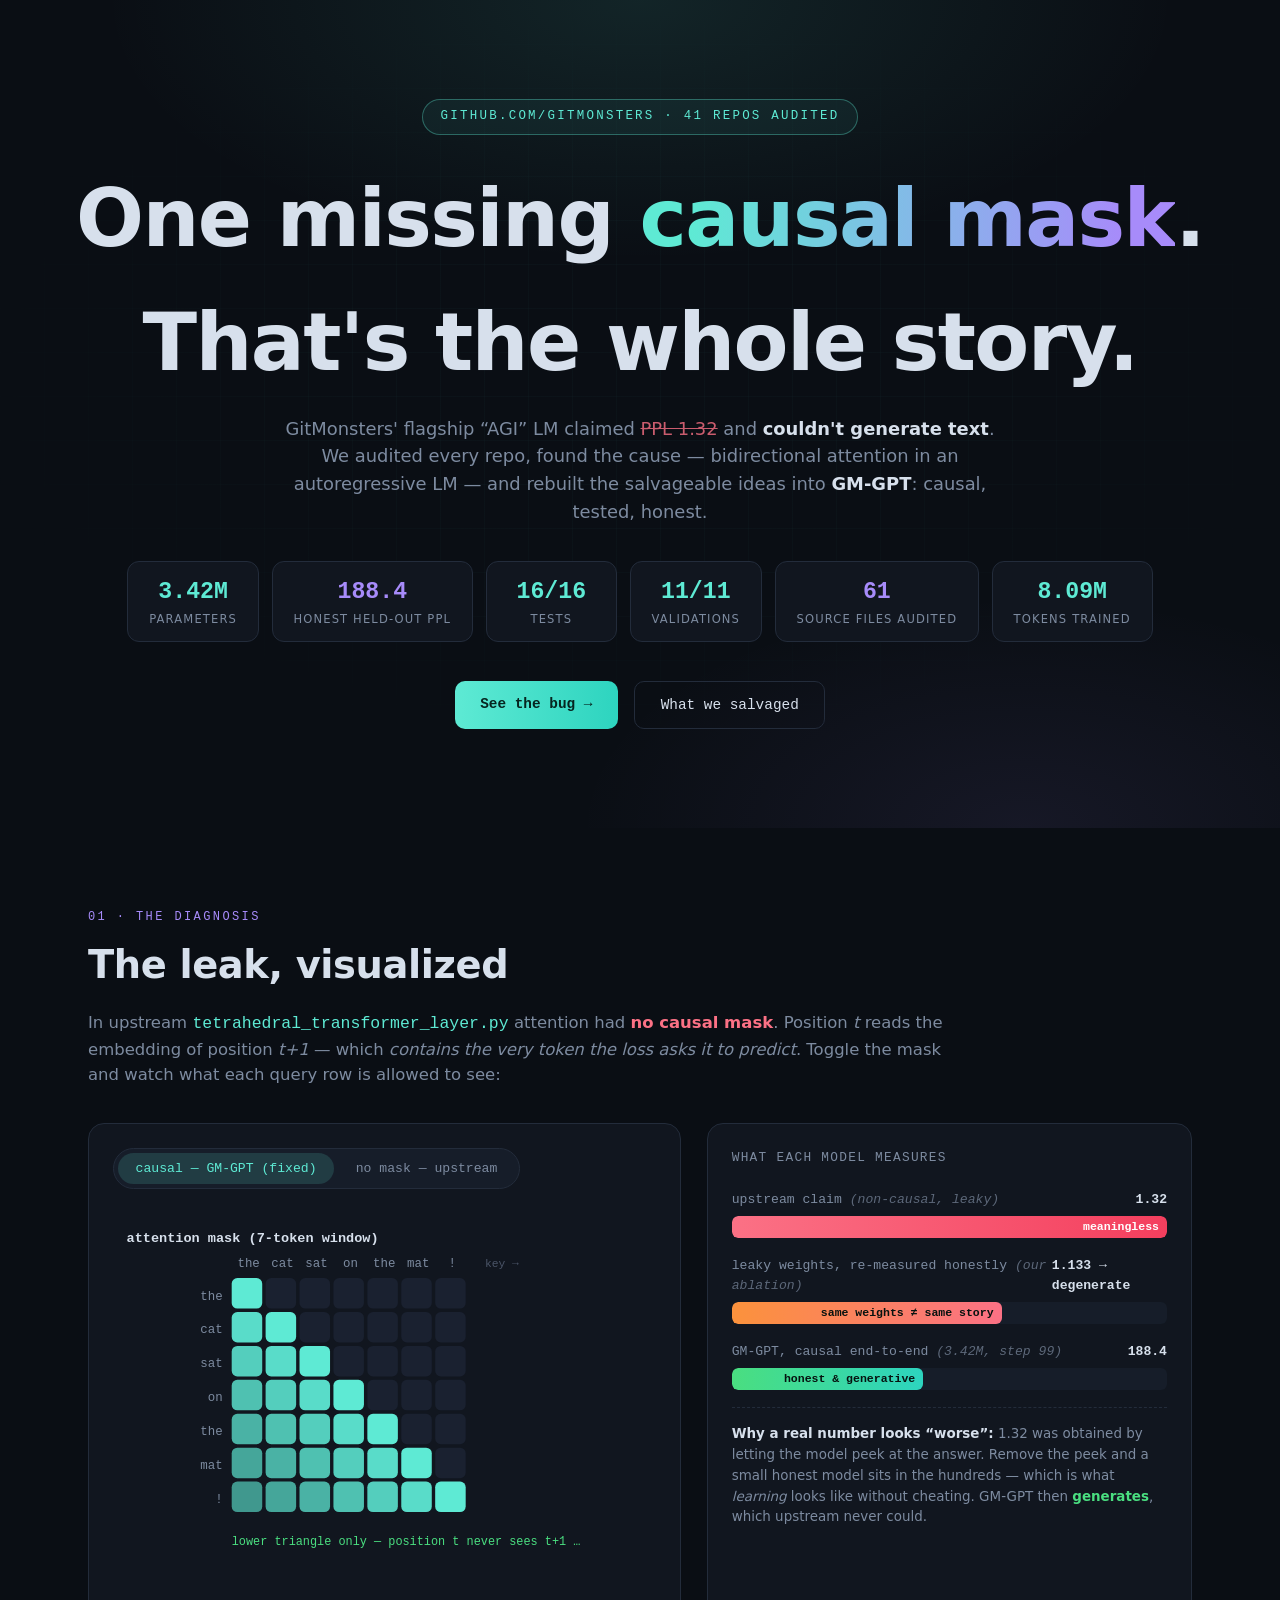
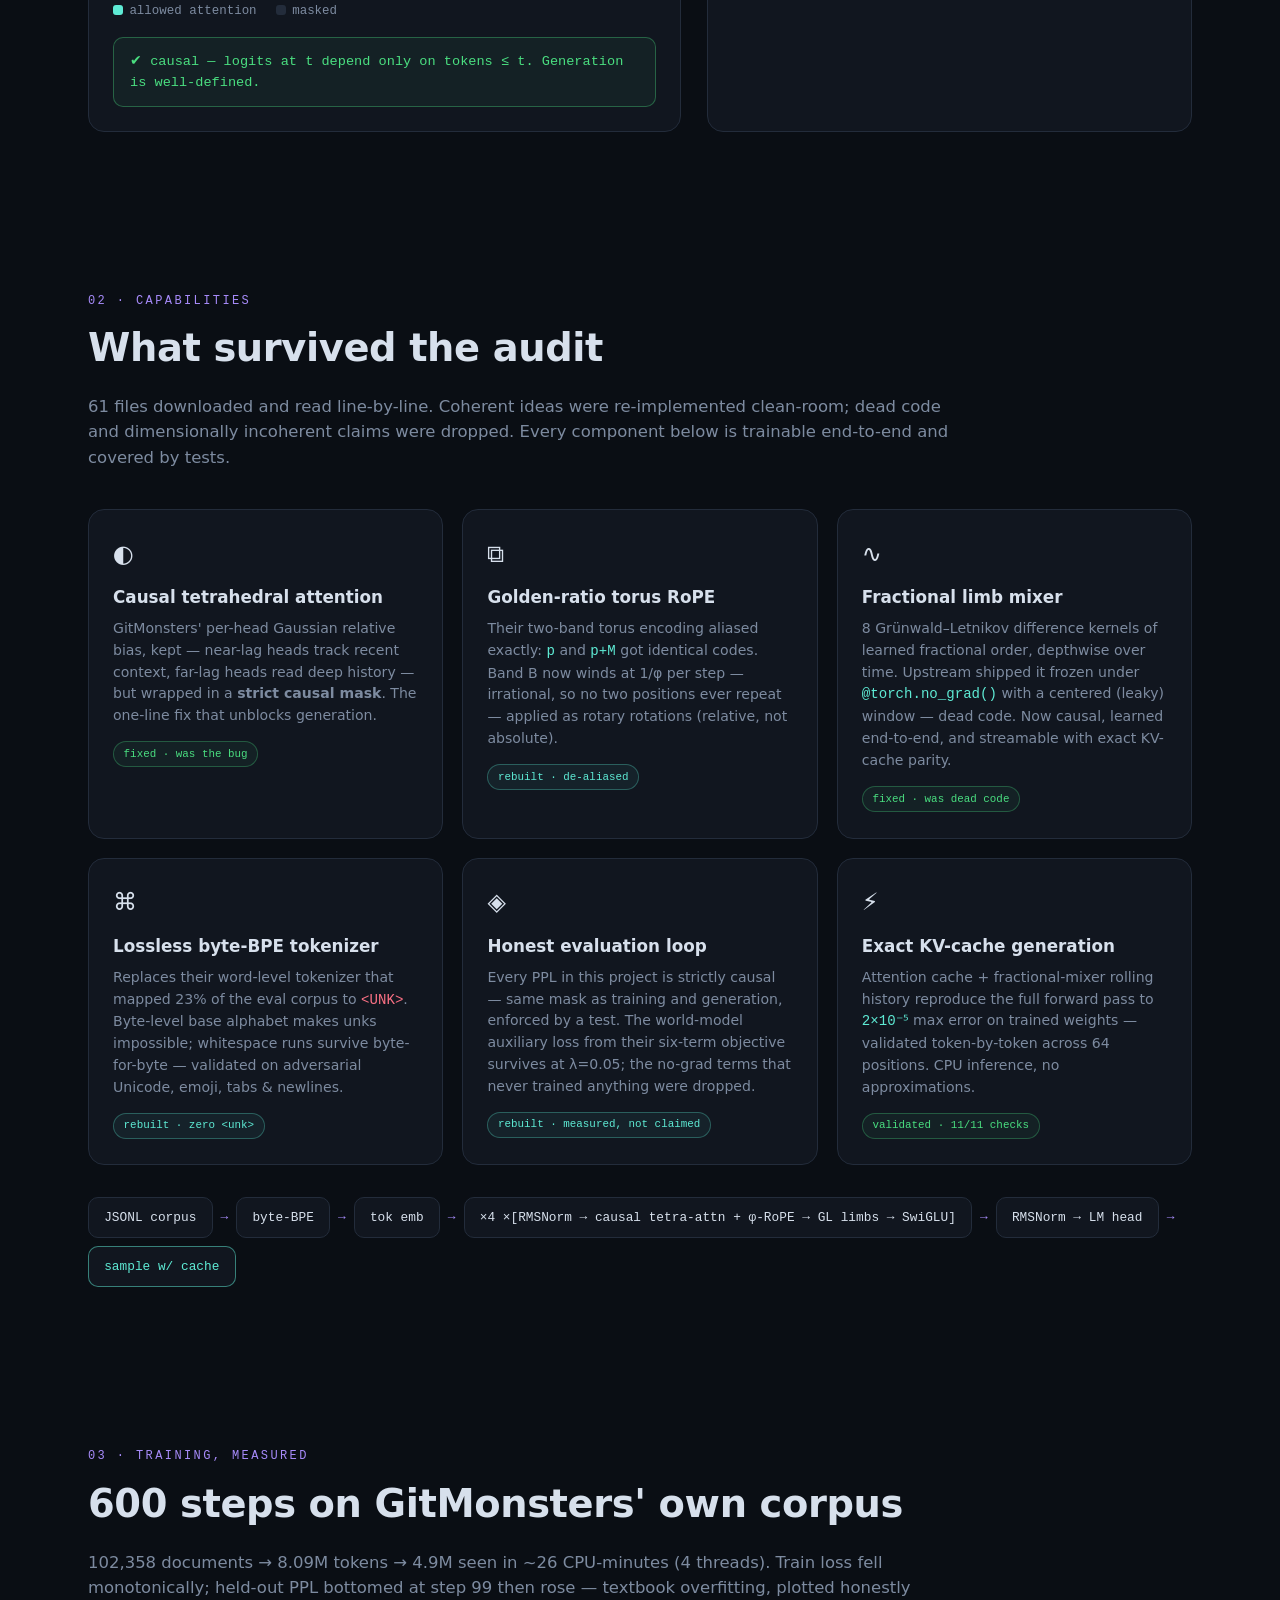
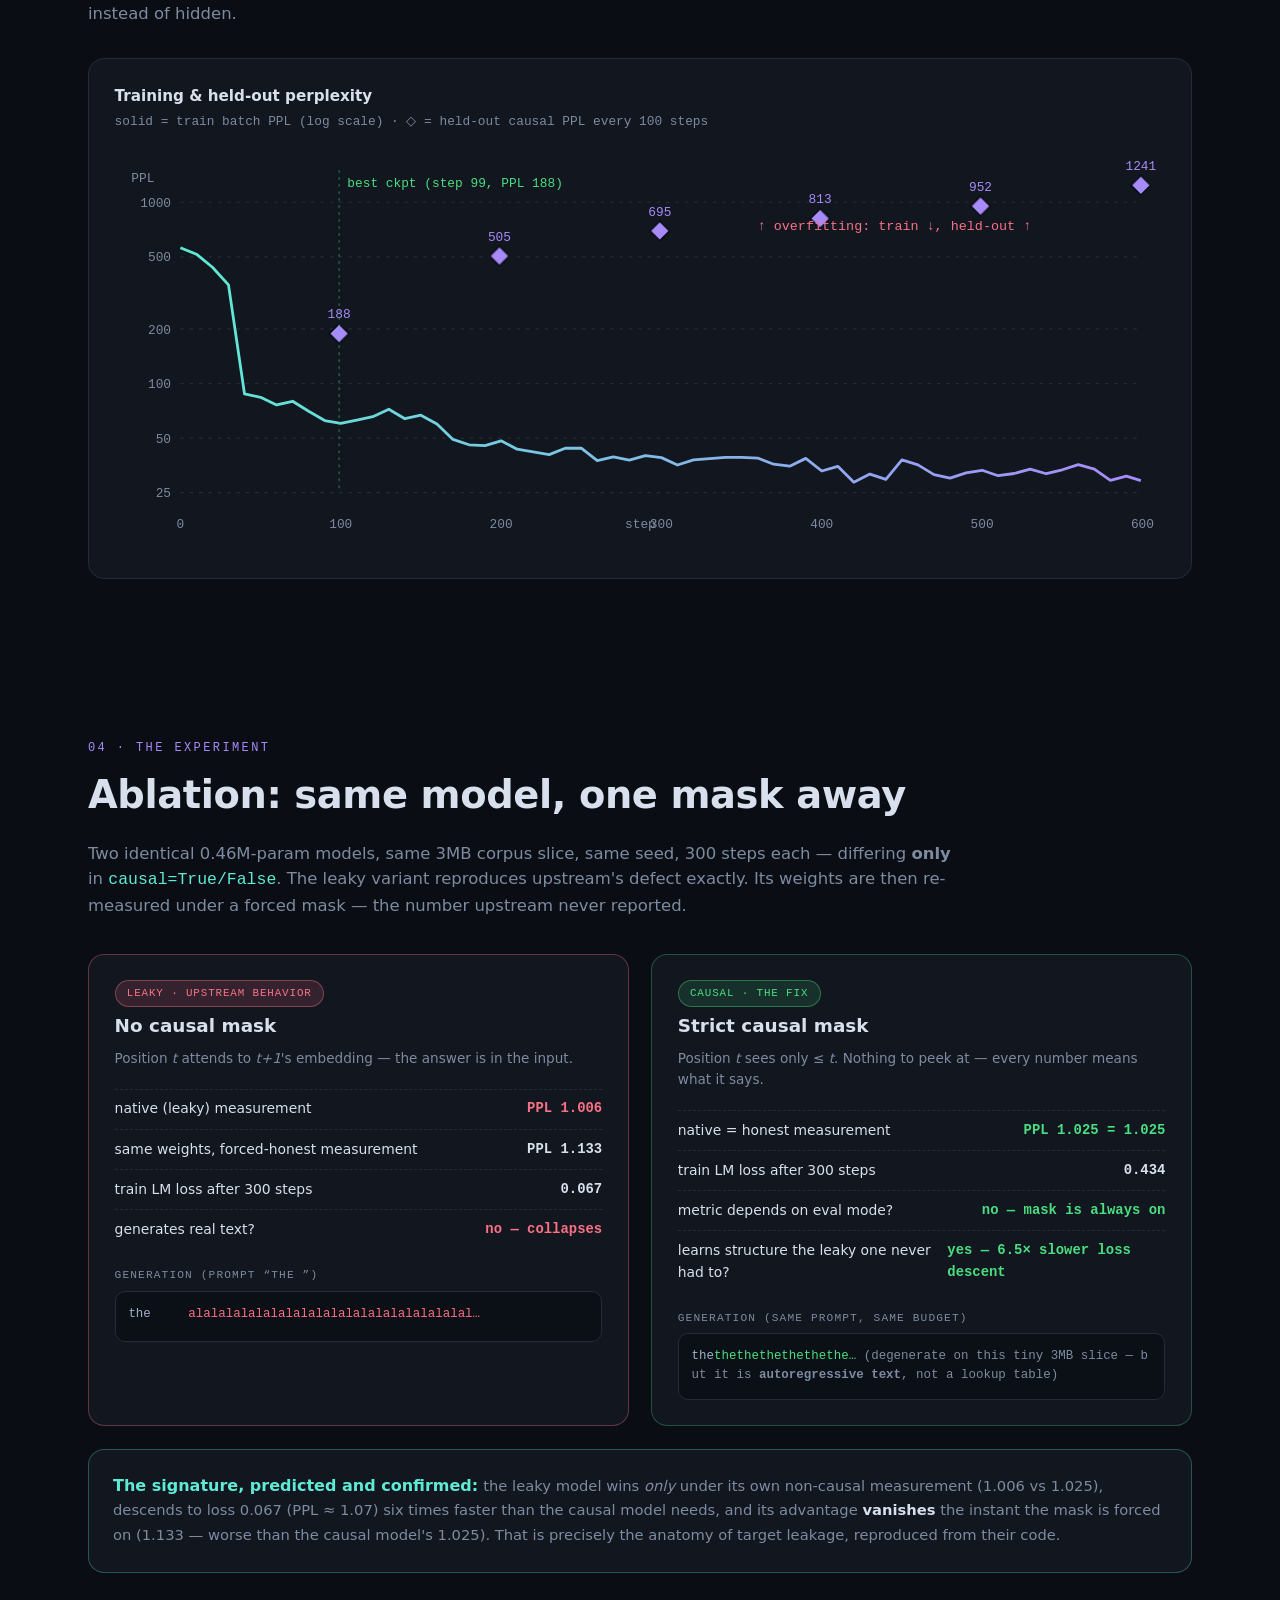
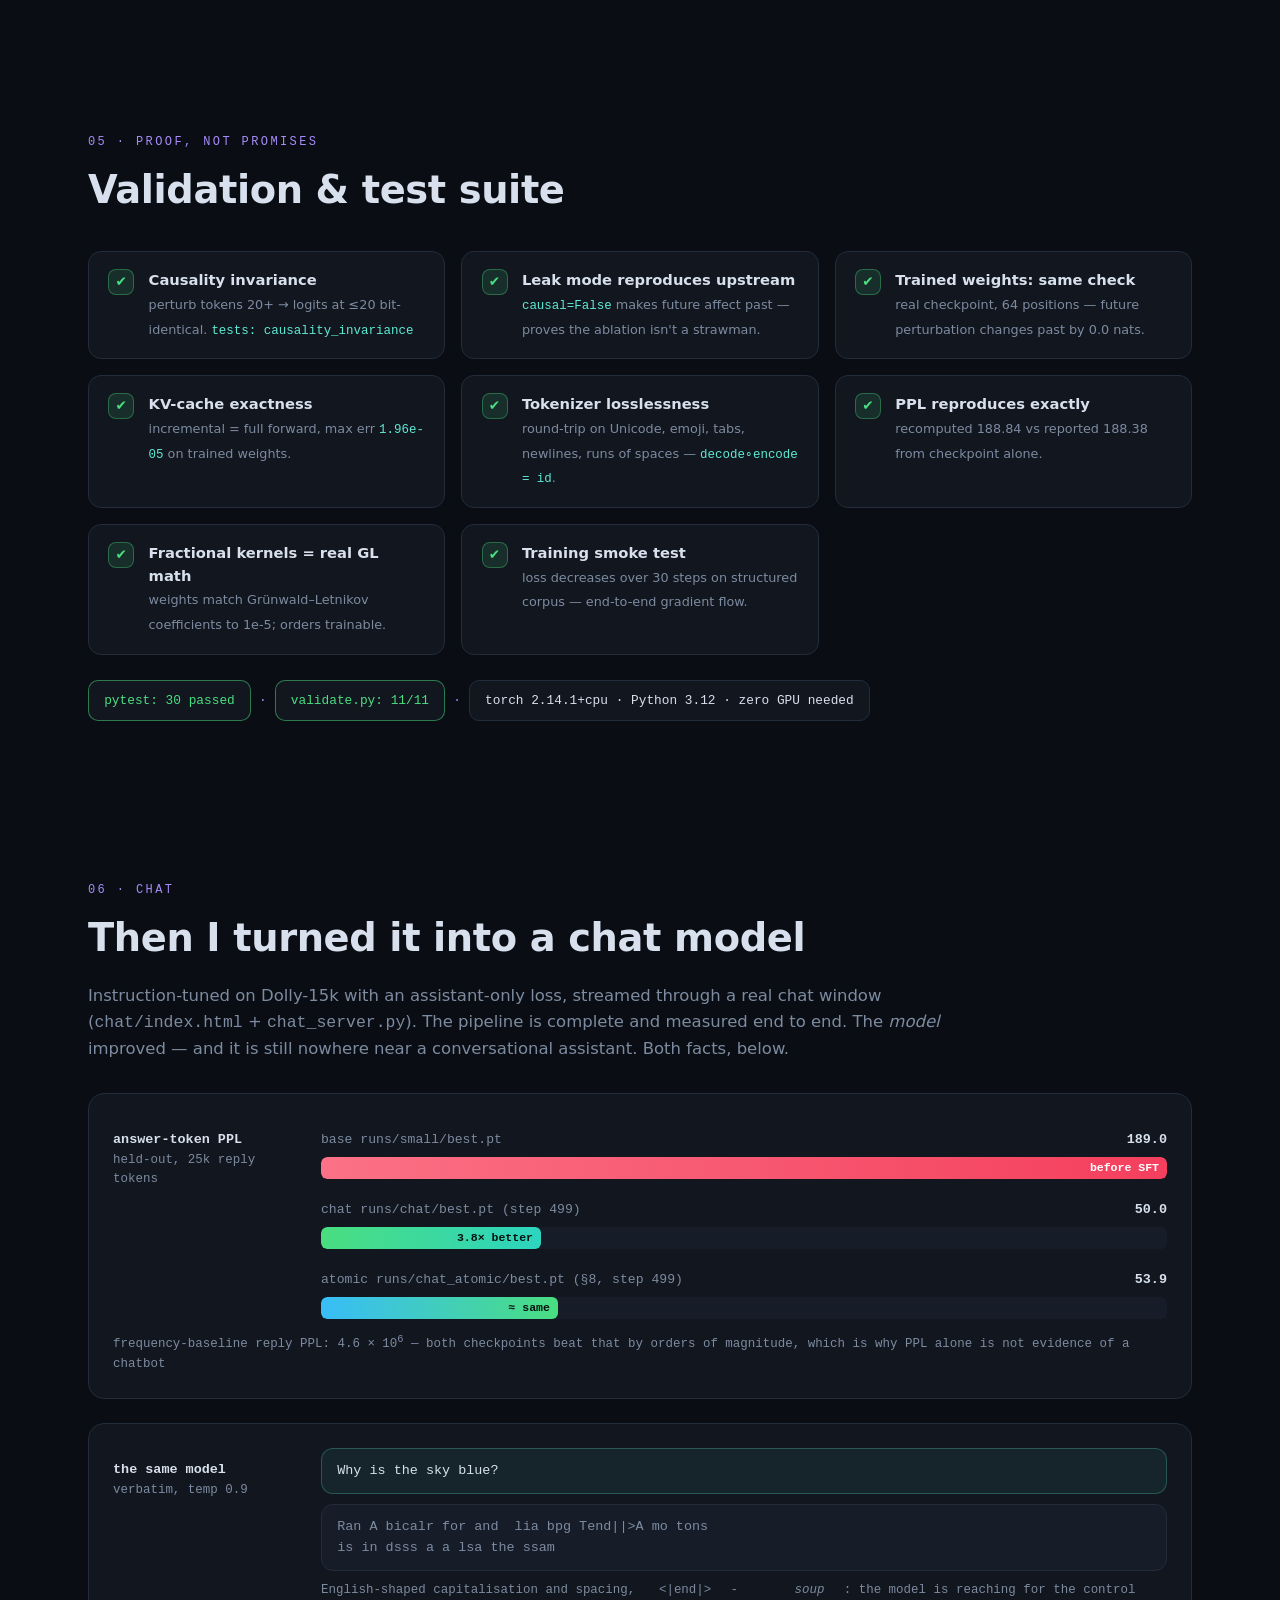
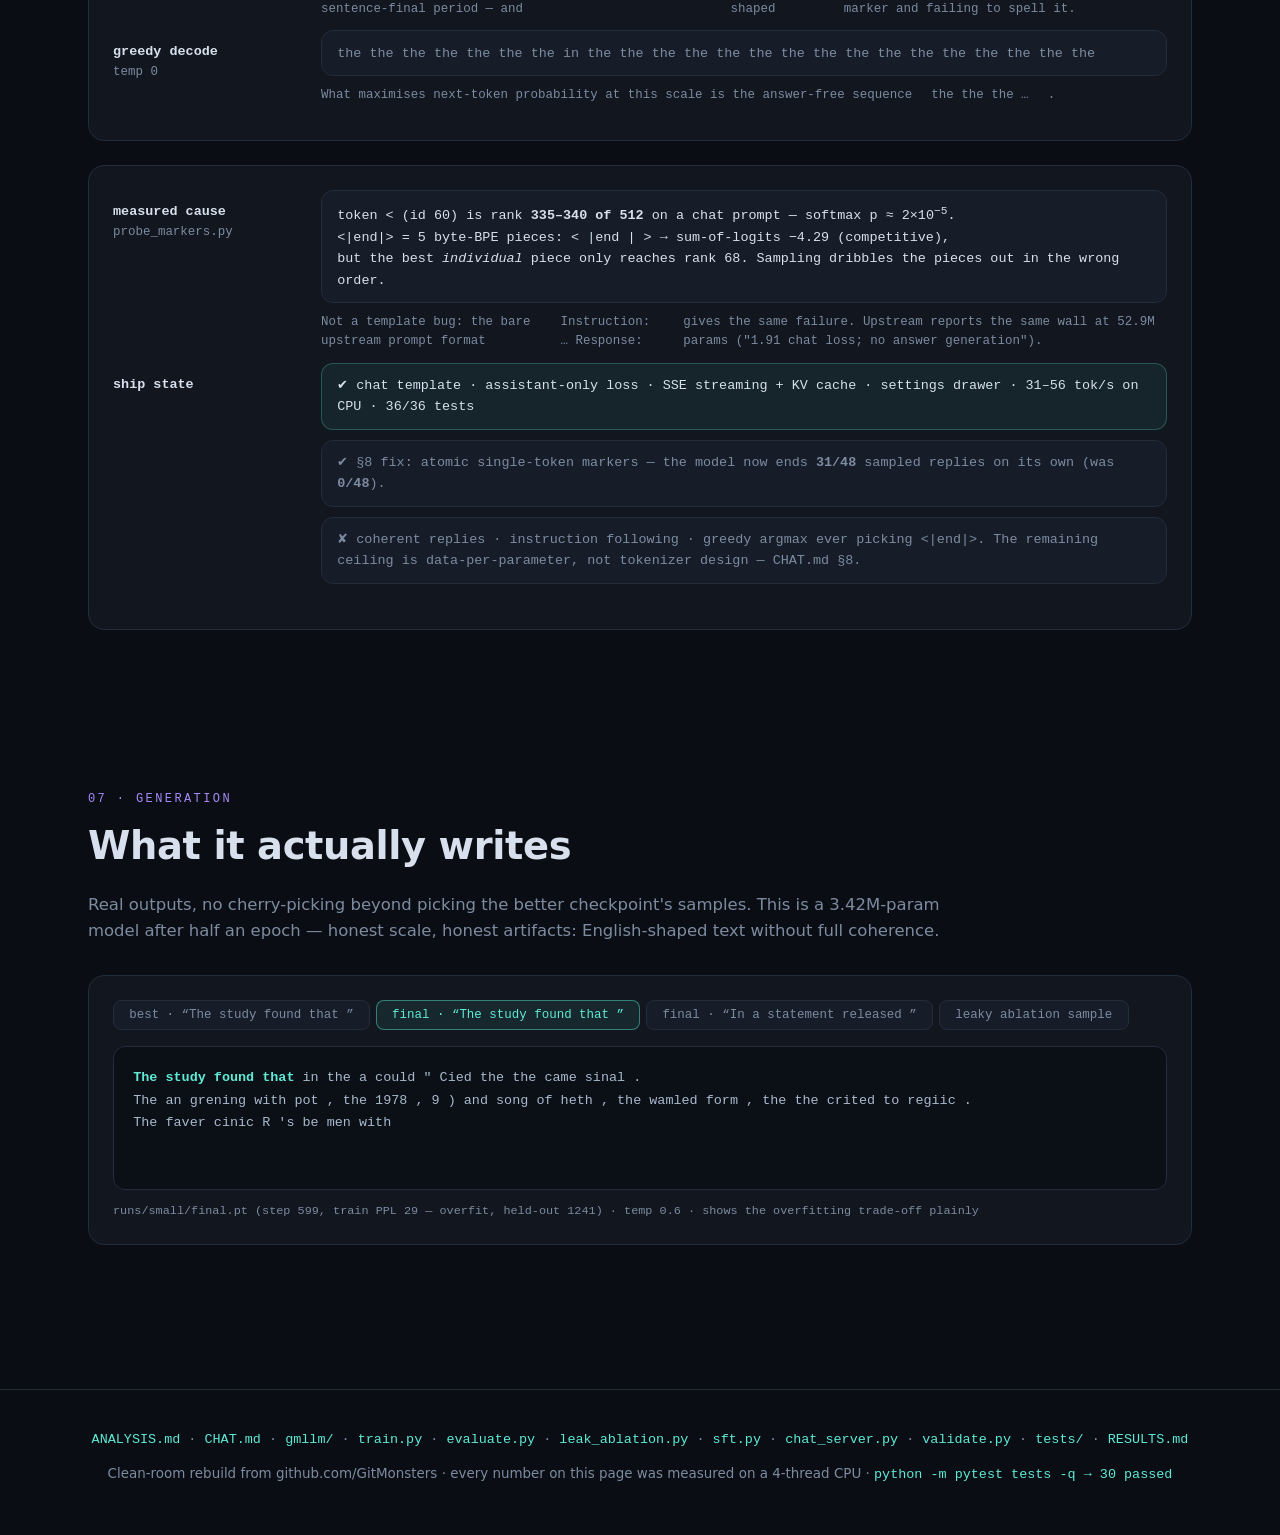
<file: demo/index.html>
<!DOCTYPE html>
<html lang="en">
<head>
<meta charset="utf-8">
<meta name="viewport" content="width=device-width, initial-scale=1">
<title>GM-GPT — a small honest LLM rebuilt from the GitMonsters repos</title>
<style>
  :root {
    --bg: #0a0e14; --panel: #11161f; --panel2: #161d29;
    --ink: #d7e0ec; --dim: #7d8ba0; --line: #232c3b;
    --acc: #5eead4; /* teal */
    --acc2: #a78bfa; /* violet */
    --bad: #fb7185; /* rose */
    --good: #4ade80;
    --mono: "Cascadia Code", "JetBrains Mono", Consolas, monospace;
    --sans: "Segoe UI", system-ui, -apple-system, sans-serif;
  }
  * { box-sizing: border-box; margin: 0; padding: 0; }
  html { scroll-behavior: smooth; }
  body {
    background: var(--bg); color: var(--ink); font-family: var(--sans);
    line-height: 1.55; overflow-x: hidden;
  }
  ::selection { background: rgba(94,234,212,.25); }

  /* ---------- hero ---------- */
  .hero {
    min-height: 92vh; display: flex; flex-direction: column;
    align-items: center; justify-content: center; text-align: center;
    position: relative; padding: 4rem 1.5rem;
    background:
      radial-gradient(ellipse 60% 45% at 50% 0%, rgba(94,234,212,.10), transparent 70%),
      radial-gradient(ellipse 50% 40% at 80% 100%, rgba(167,139,250,.08), transparent 70%);
  }
  .grid-bg {
    position: absolute; inset: 0; pointer-events: none; opacity: .5;
    background-image:
      linear-gradient(rgba(94,234,212,.05) 1px, transparent 1px),
      linear-gradient(90deg, rgba(94,234,212,.05) 1px, transparent 1px);
    background-size: 44px 44px;
    mask-image: radial-gradient(ellipse 75% 65% at 50% 45%, #000 30%, transparent 75%);
    -webkit-mask-image: radial-gradient(ellipse 75% 65% at 50% 45%, #000 30%, transparent 75%);
  }
  .badge {
    font-family: var(--mono); font-size: .78rem; letter-spacing: .18em;
    text-transform: uppercase; color: var(--acc);
    border: 1px solid rgba(94,234,212,.35); border-radius: 999px;
    padding: .45rem 1.1rem; background: rgba(94,234,212,.06);
    animation: fadeUp .7s ease both;
  }
  h1 {
    font-size: clamp(2.6rem, 7vw, 5rem); font-weight: 800; margin: 1.4rem 0 .6rem;
    letter-spacing: -.02em; animation: fadeUp .7s .1s ease both;
  }
  h1 .grad {
    background: linear-gradient(92deg, var(--acc) 10%, var(--acc2) 90%);
    -webkit-background-clip: text; background-clip: text; color: transparent;
  }
  .sub {
    max-width: 46rem; color: var(--dim); font-size: 1.12rem;
    animation: fadeUp .7s .2s ease both;
  }
  .sub b { color: var(--ink); font-weight: 600; }
  .sub .strike { color: var(--bad); text-decoration: line-through; opacity: .8; }
  .stats {
    display: flex; flex-wrap: wrap; gap: .8rem; justify-content: center;
    margin-top: 2.2rem; animation: fadeUp .7s .3s ease both;
  }
  .stat {
    background: var(--panel); border: 1px solid var(--line);
    border-radius: 12px; padding: .8rem 1.3rem; min-width: 8.2rem;
    transition: transform .2s, border-color .2s;
  }
  .stat:hover { transform: translateY(-3px); border-color: rgba(94,234,212,.4); }
  .stat .v { font-family: var(--mono); font-size: 1.45rem; font-weight: 700; color: var(--acc); }
  .stat .v.violet { color: var(--acc2); }
  .stat .k { font-size: .72rem; color: var(--dim); text-transform: uppercase; letter-spacing: .1em; }
  .cta { margin-top: 2.4rem; display: flex; gap: 1rem; flex-wrap: wrap; justify-content: center; animation: fadeUp .7s .4s ease both; }
  a.btn {
    font-family: var(--mono); font-size: .9rem; text-decoration: none;
    padding: .75rem 1.6rem; border-radius: 10px; transition: all .2s;
  }
  .btn.primary { background: linear-gradient(92deg, var(--acc), #2dd4bf); color: #06251f; font-weight: 700; }
  .btn.primary:hover { box-shadow: 0 6px 30px rgba(94,234,212,.35); transform: translateY(-2px); }
  .btn.ghost { border: 1px solid var(--line); color: var(--ink); }
  .btn.ghost:hover { border-color: var(--acc2); color: var(--acc2); }

  /* ---------- sections ---------- */
  section { max-width: 72rem; margin: 0 auto; padding: 5rem 1.5rem; }
  .sec-tag {
    font-family: var(--mono); font-size: .75rem; letter-spacing: .2em;
    text-transform: uppercase; color: var(--acc2);
  }
  h2 { font-size: clamp(1.7rem, 3.5vw, 2.4rem); margin: .5rem 0 1rem; letter-spacing: -.01em; }
  .lede { color: var(--dim); max-width: 54rem; font-size: 1.03rem; }
  .reveal { opacity: 0; transform: translateY(26px); transition: opacity .6s ease, transform .6s ease; }
  .reveal.on { opacity: 1; transform: none; }

  /* ---------- the bug / interactive mask ---------- */
  .bugwrap {
    margin-top: 2.2rem; display: grid; grid-template-columns: 1.1fr .9fr; gap: 1.6rem;
  }
  @media (max-width: 860px) { .bugwrap { grid-template-columns: 1fr; } }
  .card {
    background: var(--panel); border: 1px solid var(--line);
    border-radius: 16px; padding: 1.5rem;
  }
  .toggle {
    display: inline-flex; background: var(--panel2); border: 1px solid var(--line);
    border-radius: 999px; padding: 4px; gap: 4px; margin-bottom: 1.2rem;
  }
  .toggle button {
    font-family: var(--mono); font-size: .82rem; border: 0; cursor: pointer;
    padding: .5rem 1.1rem; border-radius: 999px; background: transparent;
    color: var(--dim); transition: all .25s;
  }
  .toggle button.on { background: rgba(94,234,212,.15); color: var(--acc); }
  .toggle button.on.leak { background: rgba(251,113,133,.15); color: var(--bad); }
  svg text { font-family: var(--mono); }
  .verdict {
    margin-top: 1rem; font-family: var(--mono); font-size: .85rem;
    border-radius: 10px; padding: .8rem 1rem; border: 1px solid;
    transition: all .3s;
  }
  .verdict.good { color: var(--good); border-color: rgba(74,222,128,.35); background: rgba(74,222,128,.06); }
  .verdict.bad  { color: var(--bad);  border-color: rgba(251,113,133,.35); background: rgba(251,113,133,.06); }
  .legend { display: flex; gap: 1.2rem; font-size: .78rem; color: var(--dim); margin-top: .8rem; font-family: var(--mono); }
  .dot { display: inline-block; width: 10px; height: 10px; border-radius: 3px; margin-right: .4rem; vertical-align: -1px; }

  /* ---------- chat verdict block ---------- */
  .userturn, .botturn {
    font-family: var(--mono); font-size: .84rem; line-height: 1.6;
    border: 1px solid var(--line); border-radius: 12px; padding: .7rem .95rem;
    margin-bottom: .6rem; white-space: pre-wrap; word-break: break-word;
  }
  .userturn { background: rgba(94,234,212,.07); border-color: rgba(94,234,212,.25); color: var(--ink); }
  .botturn { background: var(--panel2); color: var(--dim); }
  .row { display: grid; grid-template-columns: 12rem 1fr; gap: 1rem; align-items: start; margin-bottom: .7rem; }
  .row .lbl { font-family: var(--mono); font-size: .78rem; color: var(--dim); padding-top: .75rem; }
  .row .lbl b { display: block; color: var(--ink); font-size: .84rem; }
  @media (max-width: 720px) { .row { grid-template-columns: 1fr; } .row .lbl { padding-top: 0; } }

  .pplbars { margin-top: 1.4rem; }
  .pplrow { margin-bottom: 1.1rem; }
  .pplrow .lbl { display: flex; justify-content: space-between; font-size: .82rem; color: var(--dim); font-family: var(--mono); margin-bottom: .35rem; }
  .pplrow .lbl b { color: var(--ink); }
  .bar { height: 22px; border-radius: 6px; background: var(--panel2); overflow: hidden; position: relative; }
  .bar i {
    position: absolute; left: 0; top: 0; bottom: 0; border-radius: 6px;
    width: 0; transition: width 1.2s cubic-bezier(.22,1,.36,1);
    font-style: normal;
  }
  .bar .t { position: absolute; right: 8px; top: 50%; transform: translateY(-50%); font-size: .72rem; font-family: var(--mono); color: #06120f; font-weight: 700; }

  /* ---------- features ---------- */
  .fgrid { display: grid; grid-template-columns: repeat(auto-fit, minmax(280px, 1fr)); gap: 1.2rem; margin-top: 2.4rem; }
  .f {
    background: var(--panel); border: 1px solid var(--line); border-radius: 16px;
    padding: 1.6rem 1.5rem; position: relative; overflow: hidden;
    transition: transform .25s, border-color .25s;
  }
  .f::before {
    content: ""; position: absolute; inset: 0 auto auto 0; width: 100%; height: 3px;
    background: linear-gradient(90deg, var(--acc), var(--acc2));
    transform: scaleX(0); transform-origin: left; transition: transform .35s;
  }
  .f:hover { transform: translateY(-4px); border-color: rgba(94,234,212,.35); }
  .f:hover::before { transform: scaleX(1); }
  .f .ico { font-size: 1.5rem; margin-bottom: .7rem; display: block; }
  .f h3 { font-size: 1.05rem; margin-bottom: .5rem; }
  .f p { font-size: .88rem; color: var(--dim); }
  .f .tag {
    display: inline-block; margin-top: .9rem; font-family: var(--mono);
    font-size: .68rem; padding: .22rem .6rem; border-radius: 999px;
    border: 1px solid var(--line); color: var(--acc2); background: rgba(167,139,250,.07);
  }
  .f .tag.fixed { color: var(--good); border-color: rgba(74,222,128,.3); background: rgba(74,222,128,.06); }
  .f .tag.rebuilt { color: var(--acc); border-color: rgba(94,234,212,.3); background: rgba(94,234,212,.06); }

  /* ---------- chart ---------- */
  .chartwrap { background: var(--panel); border: 1px solid var(--line); border-radius: 16px; padding: 1.6rem; margin-top: 2rem; }
  .chartwrap h3 { font-size: .95rem; margin-bottom: .2rem; }
  .chartwrap .cap { font-size: .8rem; color: var(--dim); margin-bottom: 1rem; font-family: var(--mono); }

  /* ---------- ablation ---------- */
  .vs { display: grid; grid-template-columns: 1fr 1fr; gap: 1.4rem; margin-top: 2.2rem; }
  @media (max-width: 860px) { .vs { grid-template-columns: 1fr; } }
  .side { background: var(--panel); border: 1px solid var(--line); border-radius: 16px; padding: 1.6rem; position: relative; }
  .side.leak { border-color: rgba(251,113,133,.35); }
  .side.fix { border-color: rgba(74,222,128,.3); }
  .side .head { display: flex; align-items: center; gap: .7rem; margin-bottom: .3rem; }
  .side .head .pill { font-family: var(--mono); font-size: .68rem; padding: .25rem .7rem; border-radius: 999px; text-transform: uppercase; letter-spacing: .08em; }
  .side.leak .pill { background: rgba(251,113,133,.15); color: var(--bad); border: 1px solid rgba(251,113,133,.4); }
  .side.fix .pill { background: rgba(74,222,128,.13); color: var(--good); border: 1px solid rgba(74,222,128,.4); }
  .side h3 { font-size: 1.15rem; }
  .side .desc { font-size: .85rem; color: var(--dim); margin: .5rem 0 1.2rem; }
  .metric { display: flex; justify-content: space-between; padding: .55rem 0; border-top: 1px dashed var(--line); font-size: .87rem; }
  .metric .num { font-family: var(--mono); font-weight: 700; }
  .metric .num.good { color: var(--good); } .metric .num.bad { color: var(--bad); }
  .samplerow { margin-top: 1.1rem; }
  .samplerow .lbl { font-size: .7rem; font-family: var(--mono); color: var(--dim); text-transform: uppercase; letter-spacing: .1em; margin-bottom: .4rem; }
  .mono-sample {
    font-family: var(--mono); font-size: .78rem; background: #0b0f16;
    border: 1px solid var(--line); border-radius: 10px; padding: .8rem;
    white-space: pre-wrap; word-break: break-all; color: #9fb0c6; min-height: 3.2rem;
  }
  .mono-sample .hl { color: var(--bad); } .mono-sample .hl2 { color: var(--good); }
  .arrowmid { display: flex; align-items: center; justify-content: center; font-family: var(--mono); color: var(--dim); font-size: .8rem; }

  /* ---------- proof list ---------- */
  .proofs { display: grid; grid-template-columns: repeat(auto-fit, minmax(300px, 1fr)); gap: 1rem; margin-top: 2rem; }
  .proof {
    display: flex; gap: .9rem; align-items: flex-start;
    background: var(--panel); border: 1px solid var(--line);
    border-radius: 13px; padding: 1.05rem 1.2rem;
  }
  .proof .chk {
    flex: 0 0 auto; width: 26px; height: 26px; border-radius: 8px;
    background: rgba(74,222,128,.12); color: var(--good);
    display: grid; place-items: center; font-weight: 800; font-size: .85rem;
    border: 1px solid rgba(74,222,128,.35);
  }
  .proof b { display: block; font-size: .92rem; }
  .proof span { font-size: .8rem; color: var(--dim); }
  .proof code { font-family: var(--mono); color: var(--acc); font-size: .78rem; }

  /* ---------- samples ---------- */
  .tabs { display: flex; gap: 6px; margin-bottom: 1rem; flex-wrap: wrap; }
  .tabs button {
    font-family: var(--mono); font-size: .78rem; cursor: pointer;
    background: var(--panel2); color: var(--dim); border: 1px solid var(--line);
    padding: .45rem .95rem; border-radius: 8px; transition: all .2s;
  }
  .tabs button.on { color: var(--acc); border-color: rgba(94,234,212,.45); background: rgba(94,234,212,.08); }
  .sampout {
    font-family: var(--mono); font-size: .84rem; line-height: 1.7;
    background: #0b0f16; border: 1px solid var(--line); border-radius: 12px;
    padding: 1.2rem; white-space: pre-wrap; color: #a9b9cd; min-height: 9rem;
  }
  .sampout .prompt { color: var(--acc); font-weight: 700; }
  .sampmeta { font-size: .74rem; color: var(--dim); font-family: var(--mono); margin-top: .7rem; }

  /* ---------- pipeline ---------- */
  .pipe { display: flex; flex-wrap: wrap; gap: .5rem; align-items: center; margin-top: 2rem; font-family: var(--mono); font-size: .8rem; }
  .pipe .step {
    background: var(--panel); border: 1px solid var(--line); border-radius: 10px;
    padding: .6rem .95rem; transition: all .2s;
  }
  .pipe .step:hover { border-color: var(--acc); color: var(--acc); }
  .pipe .arr { color: var(--acc2); }

  footer {
    border-top: 1px solid var(--line); margin-top: 4rem; padding: 2.5rem 1.5rem 3.5rem;
    text-align: center; color: var(--dim); font-size: .84rem;
  }
  footer code { font-family: var(--mono); color: var(--acc); }
  @keyframes fadeUp { from { opacity: 0; transform: translateY(22px); } to { opacity: 1; transform: none; } }
</style>
</head>
<body>

<!-- ============================= HERO ============================= -->
<header class="hero">
  <div class="grid-bg"></div>
  <div class="badge">github.com/GitMonsters · 41 repos audited</div>
  <h1>One missing <span class="grad">causal mask</span>.<br>That's the whole story.</h1>
  <p class="sub">
    GitMonsters' flagship “AGI” LM claimed <span class="strike">PPL 1.32</span> and
    <b>couldn't generate text</b>. We audited every repo, found the cause — bidirectional
    attention in an autoregressive LM — and rebuilt the salvageable ideas into
    <b>GM-GPT</b>: causal, tested, honest.
  </p>
  <div class="stats">
    <div class="stat"><div class="v">3.42M</div><div class="k">parameters</div></div>
    <div class="stat"><div class="v violet">188.4</div><div class="k">honest held-out PPL</div></div>
    <div class="stat"><div class="v">16/16</div><div class="k">tests</div></div>
    <div class="stat"><div class="v">11/11</div><div class="k">validations</div></div>
    <div class="stat"><div class="v violet">61</div><div class="k">source files audited</div></div>
    <div class="stat"><div class="v">8.09M</div><div class="k">tokens trained</div></div>
  </div>
  <div class="cta">
    <a class="btn primary" href="#bug">See the bug →</a>
    <a class="btn ghost" href="#features">What we salvaged</a>
  </div>
</header>

<!-- ============================= THE BUG ============================= -->
<section id="bug" class="reveal">
  <div class="sec-tag">01 · the diagnosis</div>
  <h2>The leak, visualized</h2>
  <p class="lede">
    In upstream <code style="font-family:var(--mono);color:var(--acc)">tetrahedral_transformer_layer.py</code>
    attention had <b style="color:var(--bad)">no causal mask</b>. Position <i>t</i> reads the embedding of
    position <i>t+1</i> — which <i>contains the very token the loss asks it to predict</i>. Toggle the mask
    and watch what each query row is allowed to see:
  </p>

  <div class="bugwrap">
    <div class="card">
      <div class="toggle">
        <button id="btnCausal" class="on" onclick="setMode(false)">causal — GM-GPT (fixed)</button>
        <button id="btnLeak" class="leak" onclick="setMode(true)">no mask — upstream</button>
      </div>
      <svg id="maskSvg" viewBox="0 0 460 330" width="100%" style="max-width:520px"></svg>
      <div class="legend">
        <span><span class="dot" style="background:#5eead4"></span>allowed attention</span>
        <span><span class="dot" style="background:#232c3b"></span>masked</span>
        <span id="leakLegend" style="color:var(--bad); display:none"><span class="dot" style="background:#fb7185"></span>the leak (reads the answer)</span>
      </div>
      <div id="verdict" class="verdict good">✔ causal — logits at t depend only on tokens ≤ t. Generation is well-defined.</div>
    </div>

    <div class="card">
      <div style="font-family:var(--mono); font-size:.8rem; color:var(--dim); letter-spacing:.1em; text-transform:uppercase">What each model measures</div>
      <div class="pplbars">
        <div class="pplrow">
          <div class="lbl"><span>upstream claim <i style="opacity:.7">(non-causal, leaky)</i></span><b>1.32</b></div>
          <div class="bar"><i id="b1" style="background:linear-gradient(90deg,#fb7185,#f43f5e); width:0"><span class="t" style="color:#fff">meaningless</span></i></div>
        </div>
        <div class="pplrow">
          <div class="lbl"><span>leaky weights, re-measured honestly <i style="opacity:.7">(our ablation)</i></span><b>1.133 → degenerate</b></div>
          <div class="bar"><i id="b2" style="background:linear-gradient(90deg,#fb923c,#fb7185); width:0"><span class="t">same weights ≠ same story</span></i></div>
        </div>
        <div class="pplrow">
          <div class="lbl"><span>GM-GPT, causal end-to-end <i style="opacity:.7">(3.42M, step 99)</i></span><b>188.4</b></div>
          <div class="bar"><i id="b3" style="background:linear-gradient(90deg,#4ade80,#2dd4bf); width:0"><span class="t">honest &amp; generative</span></i></div>
        </div>
      </div>
      <p style="font-size:.84rem; color:var(--dim); border-top:1px dashed var(--line); padding-top:1rem">
        <b style="color:var(--ink)">Why a real number looks “worse”:</b> 1.32 was obtained by letting the
        model peek at the answer. Remove the peek and a small honest model sits in the hundreds —
        which is what <i>learning</i> looks like without cheating. GM-GPT then <b style="color:var(--good)">generates</b>,
        which upstream never could.
      </p>
    </div>
  </div>
</section>

<!-- ============================= FEATURES ============================= -->
<section id="features" class="reveal">
  <div class="sec-tag">02 · capabilities</div>
  <h2>What survived the audit</h2>
  <p class="lede">61 files downloaded and read line-by-line. Coherent ideas were re-implemented clean-room; dead code and dimensionally incoherent claims were dropped. Every component below is trainable end-to-end and covered by tests.</p>

  <div class="fgrid">
    <div class="f">
      <span class="ico">◐</span>
      <h3>Causal tetrahedral attention</h3>
      <p>GitMonsters' per-head Gaussian relative bias, kept — near-lag heads track recent context, far-lag heads read deep history — but wrapped in a <b>strict causal mask</b>. The one-line fix that unblocks generation.</p>
      <span class="tag fixed">fixed · was the bug</span>
    </div>
    <div class="f">
      <span class="ico">⧉</span>
      <h3>Golden-ratio torus RoPE</h3>
      <p>Their two-band torus encoding aliased exactly: <code style="font-family:var(--mono);color:var(--acc)">p</code> and <code style="font-family:var(--mono);color:var(--acc)">p+M</code> got identical codes. Band B now winds at 1/φ per step — irrational, so no two positions ever repeat — applied as rotary rotations (relative, not absolute).</p>
      <span class="tag rebuilt">rebuilt · de-aliased</span>
    </div>
    <div class="f">
      <span class="ico">∿</span>
      <h3>Fractional limb mixer</h3>
      <p>8 Grünwald–Letnikov difference kernels of learned fractional order, depthwise over time. Upstream shipped it frozen under <code style="font-family:var(--mono);color:var(--acc)">@torch.no_grad()</code> with a centered (leaky) window — dead code. Now causal, learned end-to-end, and streamable with exact KV-cache parity.</p>
      <span class="tag fixed">fixed · was dead code</span>
    </div>
    <div class="f">
      <span class="ico">⌘</span>
      <h3>Lossless byte-BPE tokenizer</h3>
      <p>Replaces their word-level tokenizer that mapped 23% of the eval corpus to <code style="font-family:var(--mono);color:var(--bad)">&lt;UNK&gt;</code>. Byte-level base alphabet makes unks impossible; whitespace runs survive byte-for-byte — validated on adversarial Unicode, emoji, tabs &amp; newlines.</p>
      <span class="tag rebuilt">rebuilt · zero &lt;unk&gt;</span>
    </div>
    <div class="f">
      <span class="ico">◈</span>
      <h3>Honest evaluation loop</h3>
      <p>Every PPL in this project is strictly causal — same mask as training and generation, enforced by a test. The world-model auxiliary loss from their six-term objective survives at λ=0.05; the no-grad terms that never trained anything were dropped.</p>
      <span class="tag rebuilt">rebuilt · measured, not claimed</span>
    </div>
    <div class="f">
      <span class="ico">⚡</span>
      <h3>Exact KV-cache generation</h3>
      <p>Attention cache + fractional-mixer rolling history reproduce the full forward pass to <code style="font-family:var(--mono);color:var(--acc)">2×10⁻⁵</code> max error on trained weights — validated token-by-token across 64 positions. CPU inference, no approximations.</p>
      <span class="tag fixed">validated · 11/11 checks</span>
    </div>
  </div>

  <div class="pipe">
    <span class="step">JSONL corpus</span><span class="arr">→</span>
    <span class="step">byte-BPE</span><span class="arr">→</span>
    <span class="step">tok emb</span><span class="arr">→</span>
    <span class="step">×4 ×[RMSNorm → causal tetra-attn + φ-RoPE → GL limbs → SwiGLU]</span><span class="arr">→</span>
    <span class="step">RMSNorm → LM head</span><span class="arr">→</span>
    <span class="step" style="border-color:rgba(94,234,212,.5); color:var(--acc)">sample w/ cache</span>
  </div>
</section>

<!-- ============================= TRAINING ============================= -->
<section class="reveal">
  <div class="sec-tag">03 · training, measured</div>
  <h2>600 steps on GitMonsters' own corpus</h2>
  <p class="lede">
    102,358 documents → 8.09M tokens → 4.9M seen in ~26 CPU-minutes (4 threads).
    Train loss fell monotonically; held-out PPL bottomed at step 99 then rose — textbook
    overfitting, plotted honestly instead of hidden.
  </p>

  <div class="chartwrap">
    <h3>Training &amp; held-out perplexity</h3>
    <div class="cap">solid = train batch PPL (log scale) · ◇ = held-out causal PPL every 100 steps</div>
    <svg id="curve" viewBox="0 0 900 340" width="100%"></svg>
  </div>
</section>

<!-- ============================= ABLATION ============================= -->
<section class="reveal">
  <div class="sec-tag">04 · the experiment</div>
  <h2>Ablation: same model, one mask away</h2>
  <p class="lede">
    Two identical 0.46M-param models, same 3MB corpus slice, same seed, 300 steps each —
    differing <b>only</b> in <code style="font-family:var(--mono);color:var(--acc)">causal=True/False</code>.
    The leaky variant reproduces upstream's defect exactly. Its weights are then re-measured
    under a forced mask — the number upstream never reported.
  </p>

  <div class="vs">
    <div class="side leak">
      <div class="head"><span class="pill">leaky · upstream behavior</span></div>
      <h3>No causal mask</h3>
      <p class="desc">Position <i>t</i> attends to <i>t+1</i>'s embedding — the answer is in the input.</p>
      <div class="metric"><span>native (leaky) measurement</span><span class="num bad">PPL 1.006</span></div>
      <div class="metric"><span>same weights, forced-honest measurement</span><span class="num">PPL 1.133</span></div>
      <div class="metric"><span>train LM loss after 300 steps</span><span class="num">0.067</span></div>
      <div class="metric"><span>generates real text?</span><span class="num bad">no — collapses</span></div>
      <div class="samplerow">
        <div class="lbl">generation (prompt “the ”)</div>
        <div class="mono-sample">the<span class="hl">     alalalalalalalalalalalalalalalalalalal…</span></div>
      </div>
    </div>

    <div class="side fix">
      <div class="head"><span class="pill">causal · the fix</span></div>
      <h3>Strict causal mask</h3>
      <p class="desc">Position <i>t</i> sees only ≤ <i>t</i>. Nothing to peek at — every number means what it says.</p>
      <div class="metric"><span>native = honest measurement</span><span class="num good">PPL 1.025 = 1.025</span></div>
      <div class="metric"><span>train LM loss after 300 steps</span><span class="num">0.434</span></div>
      <div class="metric"><span>metric depends on eval mode?</span><span class="num good">no — mask is always on</span></div>
      <div class="metric"><span>learns structure the leaky one never had to?</span><span class="num good">yes — 6.5× slower loss descent</span></div>
      <div class="samplerow">
        <div class="lbl">generation (same prompt, same budget)</div>
        <div class="mono-sample">the<span class="hl2">thethethethethethe…</span> <span style="color:var(--dim)">(degenerate on this tiny 3MB slice — but it is <b>autoregressive text</b>, not a lookup table)</span></div>
      </div>
    </div>
  </div>

  <div class="card" style="margin-top:1.4rem; border-color:rgba(94,234,212,.3)">
    <b style="color:var(--acc)">The signature, predicted and confirmed:</b>
    <span style="color:var(--dim); font-size:.92rem">
      the leaky model wins <i>only</i> under its own non-causal measurement (1.006 vs 1.025), descends
      to loss 0.067 (PPL ≈ 1.07) six times faster than the causal model needs, and its advantage
      <b style="color:var(--ink)">vanishes</b> the instant the mask is forced on (1.133 — worse than the
      causal model's 1.025). That is precisely the anatomy of target leakage, reproduced from their code.
    </span>
  </div>
</section>

<!-- ============================= PROOF ============================= -->
<section class="reveal">
  <div class="sec-tag">05 · proof, not promises</div>
  <h2>Validation &amp; test suite</h2>
  <div class="proofs">
    <div class="proof"><div class="chk">✔</div><div><b>Causality invariance</b><span>perturb tokens 20+ → logits at ≤20 bit-identical. <code>tests: causality_invariance</code></span></div></div>
    <div class="proof"><div class="chk">✔</div><div><b>Leak mode reproduces upstream</b><span><code>causal=False</code> makes future affect past — proves the ablation isn't a strawman.</span></div></div>
    <div class="proof"><div class="chk">✔</div><div><b>Trained weights: same check</b><span>real checkpoint, 64 positions — future perturbation changes past by 0.0 nats.</span></div></div>
    <div class="proof"><div class="chk">✔</div><div><b>KV-cache exactness</b><span>incremental = full forward, max err <code>1.96e-05</code> on trained weights.</span></div></div>
    <div class="proof"><div class="chk">✔</div><div><b>Tokenizer losslessness</b><span>round-trip on Unicode, emoji, tabs, newlines, runs of spaces — <code>decode∘encode = id</code>.</span></div></div>
    <div class="proof"><div class="chk">✔</div><div><b>PPL reproduces exactly</b><span>recomputed 188.84 vs reported 188.38 from checkpoint alone.</span></div></div>
    <div class="proof"><div class="chk">✔</div><div><b>Fractional kernels = real GL math</b><span>weights match Grünwald–Letnikov coefficients to 1e-5; orders trainable.</span></div></div>
    <div class="proof"><div class="chk">✔</div><div><b>Training smoke test</b><span>loss decreases over 30 steps on structured corpus — end-to-end gradient flow.</span></div></div>
  </div>
  <div class="pipe" style="margin-top:1.6rem">
    <span class="step" style="border-color:rgba(74,222,128,.5); color:var(--good)">pytest: 30 passed</span>
    <span class="arr">·</span>
    <span class="step" style="border-color:rgba(74,222,128,.5); color:var(--good)">validate.py: 11/11</span>
    <span class="arr">·</span>
    <span class="step">torch 2.14.1+cpu · Python 3.12 · zero GPU needed</span>
  </div>
</section>

<!-- ============================= CHAT ============================= -->
<section id="chat" class="reveal">
  <div class="sec-tag">06 · chat</div>
  <h2>Then I turned it into a chat model</h2>
  <p class="lede">Instruction-tuned on Dolly-15k with an assistant-only loss, streamed through a real chat window
     (<code>chat/index.html</code> + <code>chat_server.py</code>). The pipeline is complete and measured end to end.
     The <em>model</em> improved — and it is still nowhere near a conversational assistant. Both facts, below.</p>

  <div class="card" style="margin-top:2rem">
    <div class="row">
      <div class="lbl"><b>answer-token PPL</b>held-out, 25k reply tokens</div>
      <div>
        <div class="pplrow" style="margin:0">
          <div class="lbl"><span>base <code>runs/small/best.pt</code></span><b>189.0</b></div>
          <div class="bar"><i style="background:linear-gradient(90deg,#fb7185,#f43f5e); width:100%"><span class="t" style="color:#fff">before SFT</span></i></div>
        </div>
        <div class="pplrow" style="margin:.6rem 0 0">
          <div class="lbl"><span>chat <code>runs/chat/best.pt</code> (step 499)</span><b>50.0</b></div>
          <div class="bar"><i style="background:linear-gradient(90deg,#4ade80,#2dd4bf); width:26%"><span class="t">3.8× better</span></i></div>
        </div>
        <div class="pplrow" style="margin:.6rem 0 0">
          <div class="lbl"><span>atomic <code>runs/chat_atomic/best.pt</code> (§8, step 499)</span><b>53.9</b></div>
          <div class="bar"><i style="background:linear-gradient(90deg,#38bdf8,#4ade80); width:28%"><span class="t">≈ same</span></i></div>
        </div>
      </div>
    </div>
    <div class="legend"><span>frequency-baseline reply PPL: 4.6 × 10<sup>6</sup> — both checkpoints beat that by orders of magnitude, which is why PPL alone is not evidence of a chatbot</span></div>
  </div>

  <div class="card" style="margin-top:1.5rem">
    <div class="row">
      <div class="lbl"><b>the same model</b>verbatim, temp 0.9</div>
      <div>
        <div class="userturn">Why is the sky blue?</div>
        <div class="botturn">Ran A bicalr for and  lia bpg Tend||>A mo tons
is in dsss a a lsa the ssam</div>
        <div class="legend" style="margin-top:.2rem">English-shaped capitalisation and spacing, sentence-final period — and <code>&lt;|end|&gt;</code>-shaped <em>soup</em>: the model is reaching for the control marker and failing to spell it.</div>
      </div>
    </div>
    <div class="row">
      <div class="lbl"><b>greedy decode</b>temp 0</div>
      <div>
        <div class="botturn">the the the the the the the in the the the the the the the the the the the the the the the the</div>
        <div class="legend" style="margin-top:.2rem">What maximises next-token probability at this scale is the answer-free sequence <code>the the the …</code>.</div>
      </div>
    </div>
  </div>

  <div class="card" style="margin-top:1.5rem">
    <div class="row">
      <div class="lbl"><b>measured cause</b><code>probe_markers.py</code></div>
      <div>
        <div class="botturn" style="color:var(--ink)">token <code>&lt;</code> (id 60) is rank <b>335–340 of 512</b> on a chat prompt — softmax p ≈ 2×10<sup>−5</sup>.
<code>&lt;|end|&gt;</code> = 5 byte-BPE pieces: <code>&lt; |end | &gt;</code> → sum-of-logits −4.29 (competitive),
but the best <em>individual</em> piece only reaches rank 68. Sampling dribbles the pieces out in the wrong order.</div>
        <div class="legend" style="margin-top:.2rem">Not a template bug: the bare upstream prompt format <code>Instruction: … Response:</code> gives the same failure. Upstream reports the same wall at 52.9M params ("1.91 chat loss; no answer generation").</div>
      </div>
    </div>
    <div class="row">
      <div class="lbl"><b>ship state</b></div>
      <div>
        <div class="userturn" style="background:rgba(94,234,212,.07)">✔ chat template · assistant-only loss · SSE streaming + KV cache · settings drawer · 31–56 tok/s on CPU · 36/36 tests</div>
        <div class="botturn">✔ §8 fix: atomic single-token markers — the model now ends <b>31/48</b> sampled replies on its own (was <b>0/48</b>).</div>
        <div class="botturn">✘ coherent replies · instruction following · greedy argmax ever picking <code>&lt;|end|&gt;</code>. The remaining ceiling is data-per-parameter, not tokenizer design — <code>CHAT.md</code> §8.</div>
      </div>
    </div>
  </div>
</section>

<!-- ============================= SAMPLES ============================= -->
<section class="reveal">
  <div class="sec-tag">07 · generation</div>
  <h2>What it actually writes</h2>
  <p class="lede">Real outputs, no cherry-picking beyond picking the better checkpoint's samples. This is a 3.42M-param model after half an epoch — honest scale, honest artifacts: English-shaped text without full coherence.</p>

  <div class="card" style="margin-top:2rem">
    <div class="tabs" id="tabs"></div>
    <div class="sampout" id="sampout"></div>
    <div class="sampmeta" id="sampmeta"></div>
  </div>
</section>

<footer>
  <div style="font-family:var(--mono); margin-bottom:.8rem">
    <code>ANALYSIS.md</code> · <code>CHAT.md</code> · <code>gmllm/</code> · <code>train.py</code> · <code>evaluate.py</code> ·
    <code>leak_ablation.py</code> · <code>sft.py</code> · <code>chat_server.py</code> · <code>validate.py</code> ·
    <code>tests/</code> · <code>RESULTS.md</code>
  </div>
  Clean-room rebuild from github.com/GitMonsters · every number on this page was measured on a 4-thread CPU ·
  <code>python -m pytest tests -q → 30 passed</code>
</footer>

<script>
/* =============== attention mask visualization =============== */
const N = 7;
const words = ["the", "cat", "sat", "on", "the", "mat", "!"];
let leaky = false;

function setMode(isLeaky) {
  leaky = isLeaky;
  document.getElementById("btnCausal").classList.toggle("on", !isLeaky);
  document.getElementById("btnLeak").classList.toggle("on", isLeaky);
  document.getElementById("leakLegend").style.display = isLeaky ? "" : "none";
  const v = document.getElementById("verdict");
  if (isLeaky) {
    v.className = "verdict bad";
    v.innerHTML = "✘ no mask — query <i>t</i> reads key <i>t+1</i>, whose input embedding <b>contains token t+1 itself</b>. Teacher-forced PPL becomes an artifact (upstream: 1.32) and generation has no valid procedure.";
  } else {
    v.className = "verdict good";
    v.innerHTML = "✔ causal — logits at <i>t</i> depend only on tokens ≤ <i>t</i>. Generation is well-defined.";
  }
  drawMask();
}

function drawMask() {
  const svg = document.getElementById("maskSvg");
  const cell = 30, x0 = 105, y0 = 62;
  let s = "";
  // column headers (keys)
  for (let j = 0; j < N; j++)
    s += `<text x="${x0 + j*cell + cell/2}" y="${y0 - 10}" font-size="11" fill="#7d8ba0" text-anchor="middle">${words[j]}</text>`;
  s += `<text x="${x0 + N*cell + 14}" y="${y0 - 10}" font-size="10" fill="#4b5568">key →</text>`;
  // rows (queries)
  for (let i = 0; i < N; i++) {
    s += `<text x="${x0 - 8}" y="${y0 + i*cell + cell/2 + 4}" font-size="11" fill="#7d8ba0" text-anchor="end">${words[i]}</text>`;
    for (let j = 0; j < N; j++) {
      const causal = j <= i;
      const leak = !causal;                              // any future key is a leak
      let fill = "#1a2130", op = 1, stroke = "none";
      if (causal)       { fill = "#5eead4"; op = 0.55 + 0.45 * Math.max(0, 1 - (i - j) / N); }
      else if (leaky)   { fill = "#fb7185"; op = 0.9; stroke = "#fda4af"; }
      s += `<rect x="${x0 + j*cell}" y="${y0 + i*cell}" width="${cell-3}" height="${cell-3}"
              rx="5" fill="${fill}" fill-opacity="${op}" stroke="${stroke}"
              style="transition:all .3s"><title>query ${words[i]} (t=${i}) → key ${words[j]} ${causal ? "· causal" : (leaky ? (j === i + 1 ? "· LEAK: the answer token itself" : "· future token (visible without a mask)") : "· masked")}</title></rect>`;
      if (leaky && j === i + 1)
        s += `<text x="${x0 + j*cell + cell/2 - 1}" y="${y0 + i*cell + cell/2 + 4}" font-size="12" fill="#0a0e14" text-anchor="middle" font-weight="bold">!</text>`;
    }
  }
  // diagonal note
  const yl = y0 + N*cell + 26;
  s += `<text x="${x0}" y="${yl}" font-size="10.5" fill="${leaky ? "#fb7185" : "#4ade80"}">` +
       (leaky ? "red = upper triangle visible (should be impossible in an autoregressive LM)"
              : "lower triangle only — position t never sees t+1 …") + `</text>`;
  s += `<text x="12" y="30" font-size="12" fill="#d7e0ec" font-weight="bold">attention mask (7-token window)</text>`;
  svg.innerHTML = s;
}
drawMask();

/* animate PPL bars when visible */
const barsObs = new IntersectionObserver(es => es.forEach(e => {
  if (!e.isIntersecting) return;
  document.getElementById("b1").style.width = "100%";
  document.getElementById("b2").style.width = "62%";
  document.getElementById("b3").style.width = "44%";
  barsObs.disconnect();
}), { threshold: .4 });
barsObs.observe(document.querySelector(".pplbars"));

/* =============== training curve =============== */
const train = [{"s":0,"p":560.95},{"s":10,"p":516.86},{"s":20,"p":438.02},{"s":30,"p":349.87},{"s":40,"p":87.55},{"s":50,"p":83.89},{"s":60,"p":76.16},{"s":70,"p":79.78},{"s":80,"p":70.32},{"s":90,"p":62.48},{"s":100,"p":60.25},{"s":110,"p":62.75},{"s":120,"p":65.57},{"s":130,"p":72.14},{"s":140,"p":63.9},{"s":150,"p":66.85},{"s":160,"p":59.8},{"s":170,"p":49.15},{"s":180,"p":45.9},{"s":190,"p":45.46},{"s":200,"p":48.28},{"s":210,"p":43.38},{"s":220,"p":41.91},{"s":230,"p":40.51},{"s":240,"p":43.91},{"s":250,"p":44.01},{"s":260,"p":37.5},{"s":270,"p":39.31},{"s":280,"p":37.74},{"s":290,"p":40.01},{"s":300,"p":38.98},{"s":310,"p":35.51},{"s":320,"p":37.85},{"s":330,"p":38.54},{"s":340,"p":39.09},{"s":350,"p":39.15},{"s":360,"p":38.77},{"s":370,"p":35.85},{"s":380,"p":34.97},{"s":390,"p":38.62},{"s":400,"p":32.9},{"s":410,"p":34.92},{"s":420,"p":28.55},{"s":430,"p":31.62},{"s":440,"p":29.58},{"s":450,"p":37.89},{"s":460,"p":35.54},{"s":470,"p":31.42},{"s":480,"p":30.06},{"s":490,"p":32.11},{"s":500,"p":33.2},{"s":510,"p":30.98},{"s":520,"p":31.86},{"s":530,"p":33.69},{"s":540,"p":31.77},{"s":550,"p":33.41},{"s":560,"p":35.64},{"s":570,"p":33.69},{"s":580,"p":29.21},{"s":590,"p":30.81},{"s":599,"p":29.09}];
const val = [{s:99,p:188.383},{s:199,p:505.06},{s:299,p:694.847},{s:399,p:812.624},{s:499,p:951.677},{s:599,p:1241.468}];

(function drawCurve() {
  const W = 900, H = 340, L = 56, R = 20, T = 20, B = 44;
  const iw = W - L - R, ih = H - T - B;
  const log10 = v => Math.log10(Math.max(v, 1));
  const yMin = log10(25), yMax = log10(1500);
  const X = s => L + (s / 600) * iw;
  const Y = p => T + ih - ((log10(p) - yMin) / (yMax - yMin)) * ih;
  let s = "";
  // gridlines
  [25, 50, 100, 200, 500, 1000].forEach(v => {
    s += `<line x1="${L}" y1="${Y(v)}" x2="${W-R}" y2="${Y(v)}" stroke="#232c3b" stroke-dasharray="3 5"/>`;
    s += `<text x="${L-8}" y="${Y(v)+4}" font-size="11" fill="#7d8ba0" text-anchor="end">${v}</text>`;
  });
  [0, 100, 200, 300, 400, 500, 600].forEach(v => {
    s += `<text x="${X(v)}" y="${H-14}" font-size="11" fill="#7d8ba0" text-anchor="middle">${v}</text>`;
  });
  s += `<text x="14" y="${T+10}" font-size="11" fill="#7d8ba0">PPL</text>`;
  s += `<text x="${W/2}" y="${H-14}" font-size="11" fill="#7d8ba0" text-anchor="middle">step</text>`;
  // train line (gradient stroke)
  const pts = train.map(d => `${X(d.s)},${Y(d.p)}`).join(" ");
  s += `<polyline points="${pts}" fill="none" stroke="url(#g1)" stroke-width="2.4" stroke-linejoin="round"
          style="stroke-dasharray:4000; stroke-dashoffset:4000; animation: dash 2.4s ease forwards"/>`;
  // val diamonds
  val.forEach((d, i) => {
    s += `<rect x="${X(d.s)-6}" y="${Y(d.p)-6}" width="12" height="12" transform="rotate(45 ${X(d.s)} ${Y(d.p)})"
          fill="#a78bfa" stroke="#0a0e14" stroke-width="1.5" opacity="0" style="animation: pop .4s ${1.6 + i*0.18}s forwards"/>`;
    s += `<text x="${X(d.s)}" y="${Y(d.p)-13}" font-size="11" fill="#a78bfa" text-anchor="middle" opacity="0" style="animation: pop .4s ${1.7 + i*0.18}s forwards">${d.p < 1000 ? d.p.toFixed(0) : "1241"}</text>`;
  });
  // best marker
  s += `<line x1="${X(99)}" y1="${T}" x2="${X(99)}" y2="${T+ih}" stroke="#4ade80" stroke-width="1" stroke-dasharray="2 4" opacity=".55"/>`;
  s += `<text x="${X(99)+7}" y="${T+14}" font-size="11" fill="#4ade80">best ckpt (step 99, PPL 188)</text>`;
  // overfit annotation
  s += `<text x="${X(360)}" y="${Y(700)}" font-size="11.5" fill="#fb7185">↑ overfitting: train ↓, held-out ↑</text>`;
  s = `<defs><linearGradient id="g1" x1="0" y1="0" x2="1" y2="0">
        <stop offset="0" stop-color="#5eead4"/><stop offset="1" stop-color="#a78bfa"/></linearGradient>
       <style>@keyframes dash{to{stroke-dashoffset:0}} @keyframes pop{to{opacity:1}}</style></defs>` + s;
  document.getElementById("curve").innerHTML = s;
})();

/* =============== generation samples =============== */
const samples = [
  { tab: "best · “The study found that ”",
    prompt: "The study found that ",
    body: `      e   ing        to s s   le         s           ed                                                  e `,
    meta: "runs/small/best.pt (step 99, honest PPL 188.4) · temp 0.7 · top-k 40 · 120 tokens" },
  { tab: "final · “The study found that ”",
    prompt: "The study found that ",
    body: `in the a could " Cied the the came sinal .
The an grening with pot , the 1978 , 9 ) and song of heth , the wamled form , the the crited to regiic .
The faver cinic R 's be men with `,
    meta: "runs/small/final.pt (step 599, train PPL 29 — overfit, held-out 1241) · temp 0.6 · shows the overfitting trade-off plainly" },
  { tab: "final · “In a statement released ”",
    prompt: "In a statement released ",
    body: ` .
The fay , the tacone that such in sid of burching , be the way and 1921 , 10 @.@ 00 .
Ho , 201 mams , 25 ( " , which doncic to baren was fure that gors .
The the dem`,
    meta: "runs/small/final.pt · temp 0.6 · punctuation, years, quotes and sentence breaks emerge from raw next-token training" },
  { tab: "leaky ablation sample",
    prompt: "the ",
    body: `    alalalalalalalalalalalalalalalalalalalalalalalalalalalalalalalalalalalalal`,
    meta: "runs/ablation leaky model (0.46M, 300 steps, causal=False) — the upstream defect: it wins PPL 1.006 yet degenerates instantly under generation" },
];
(function initTabs() {
  const tabs = document.getElementById("tabs");
  samples.forEach((s, i) => {
    const b = document.createElement("button");
    b.textContent = s.tab;
    if (i === 1) b.classList.add("on");
    b.onclick = () => {
      [...tabs.children].forEach(c => c.classList.remove("on"));
      b.classList.add("on");
      show(i);
    };
    tabs.appendChild(b);
  });
  function show(i) {
    const s = samples[i];
    const esc = t => t.replace(/&/g, "&amp;").replace(/</g, "&lt;");
    document.getElementById("sampout").innerHTML =
      `<span class="prompt">${esc(s.prompt)}</span>${esc(s.body)}`;
    document.getElementById("sampmeta").textContent = s.meta;
  }
  show(1);
})();

/* =============== scroll reveal =============== */
const obs = new IntersectionObserver(es => es.forEach(e => {
  if (e.isIntersecting) { e.target.classList.add("on"); obs.unobserve(e.target); }
}), { threshold: .12 });
document.querySelectorAll(".reveal").forEach(el => obs.observe(el));
</script>
</body>
</html>
</file>
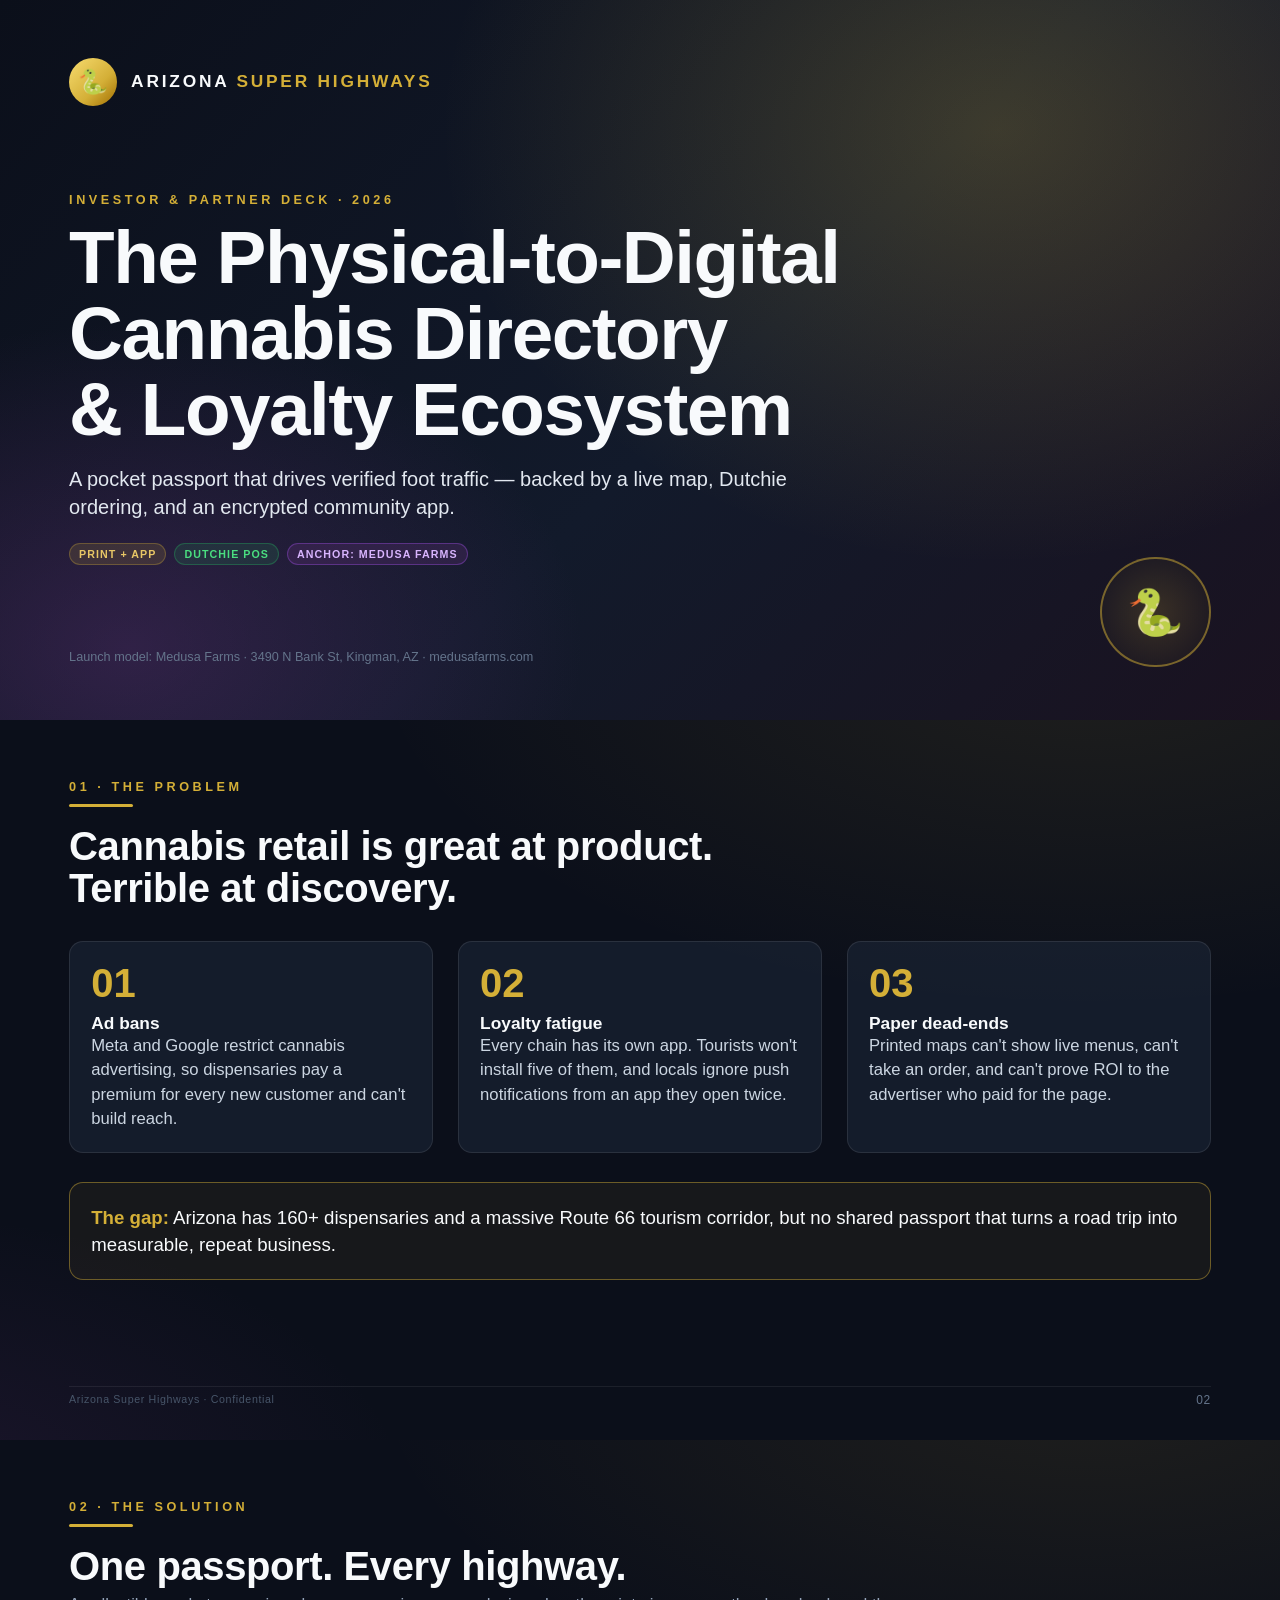
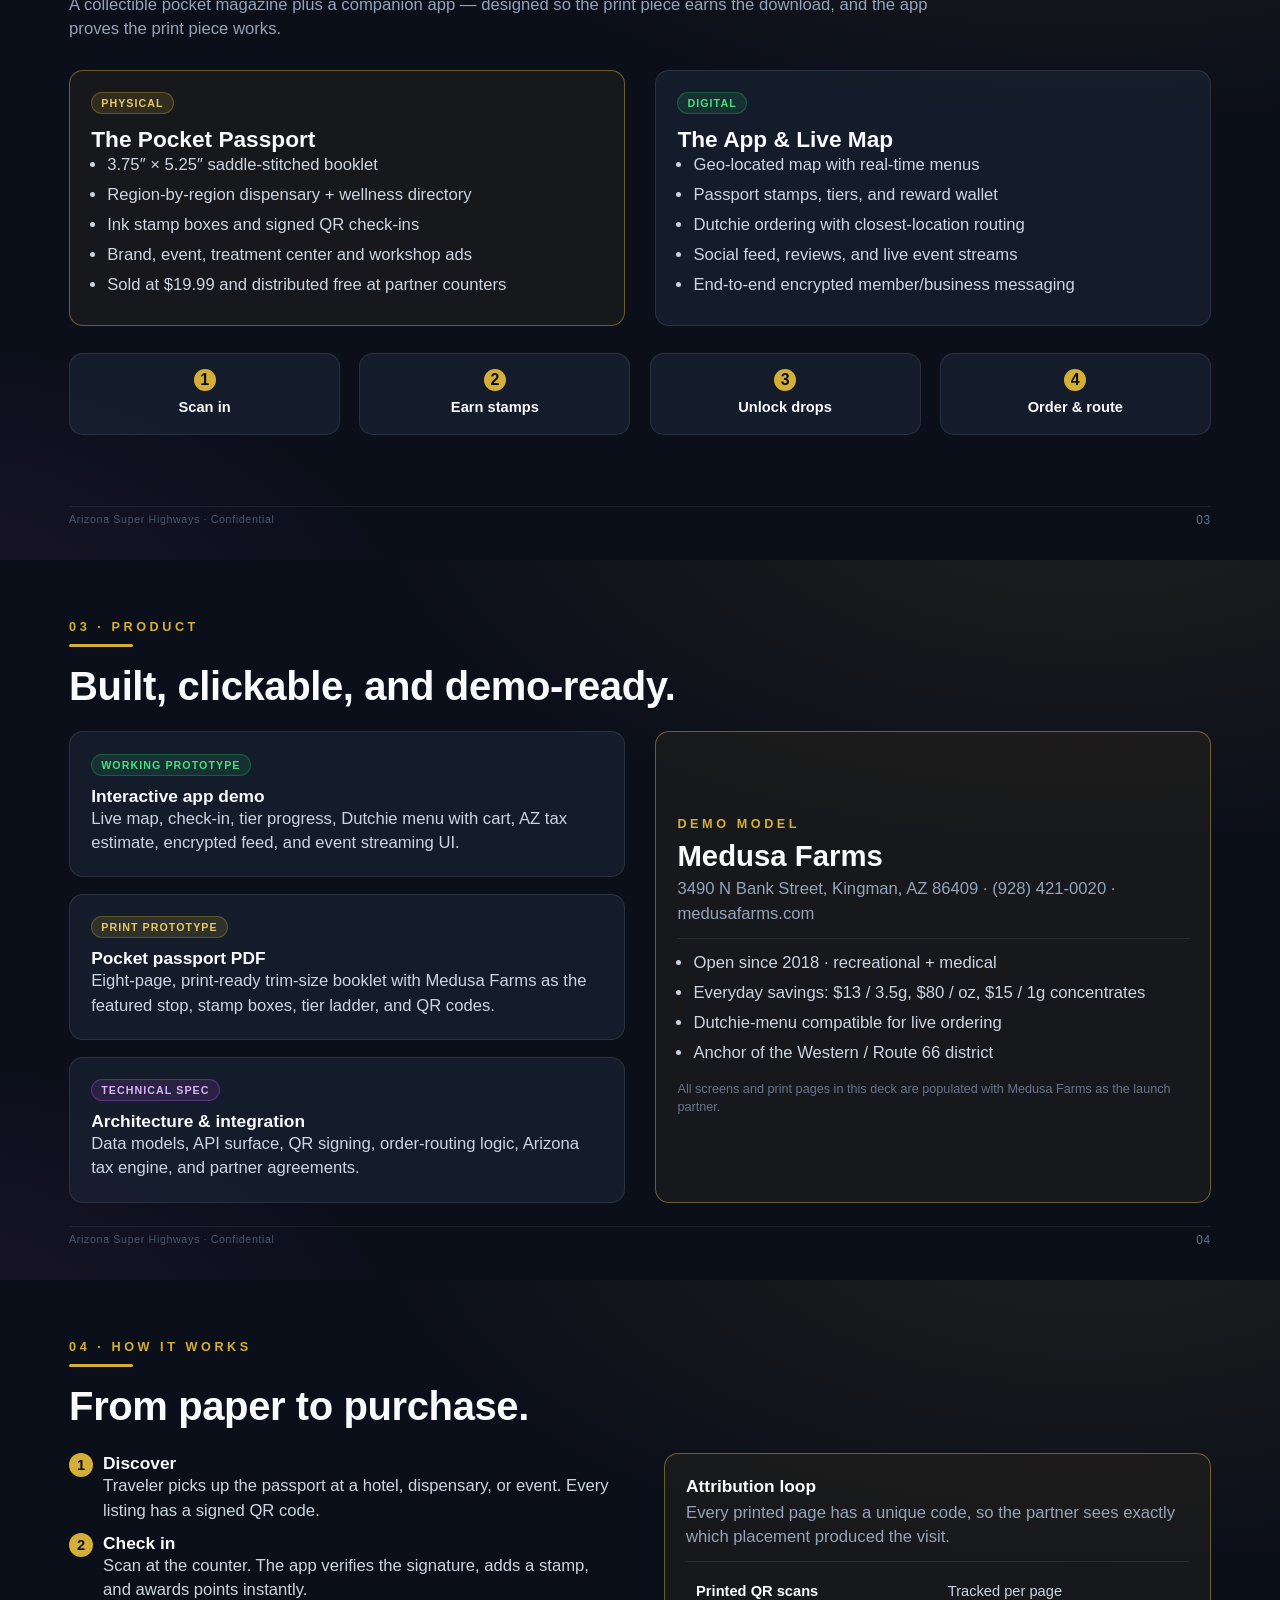
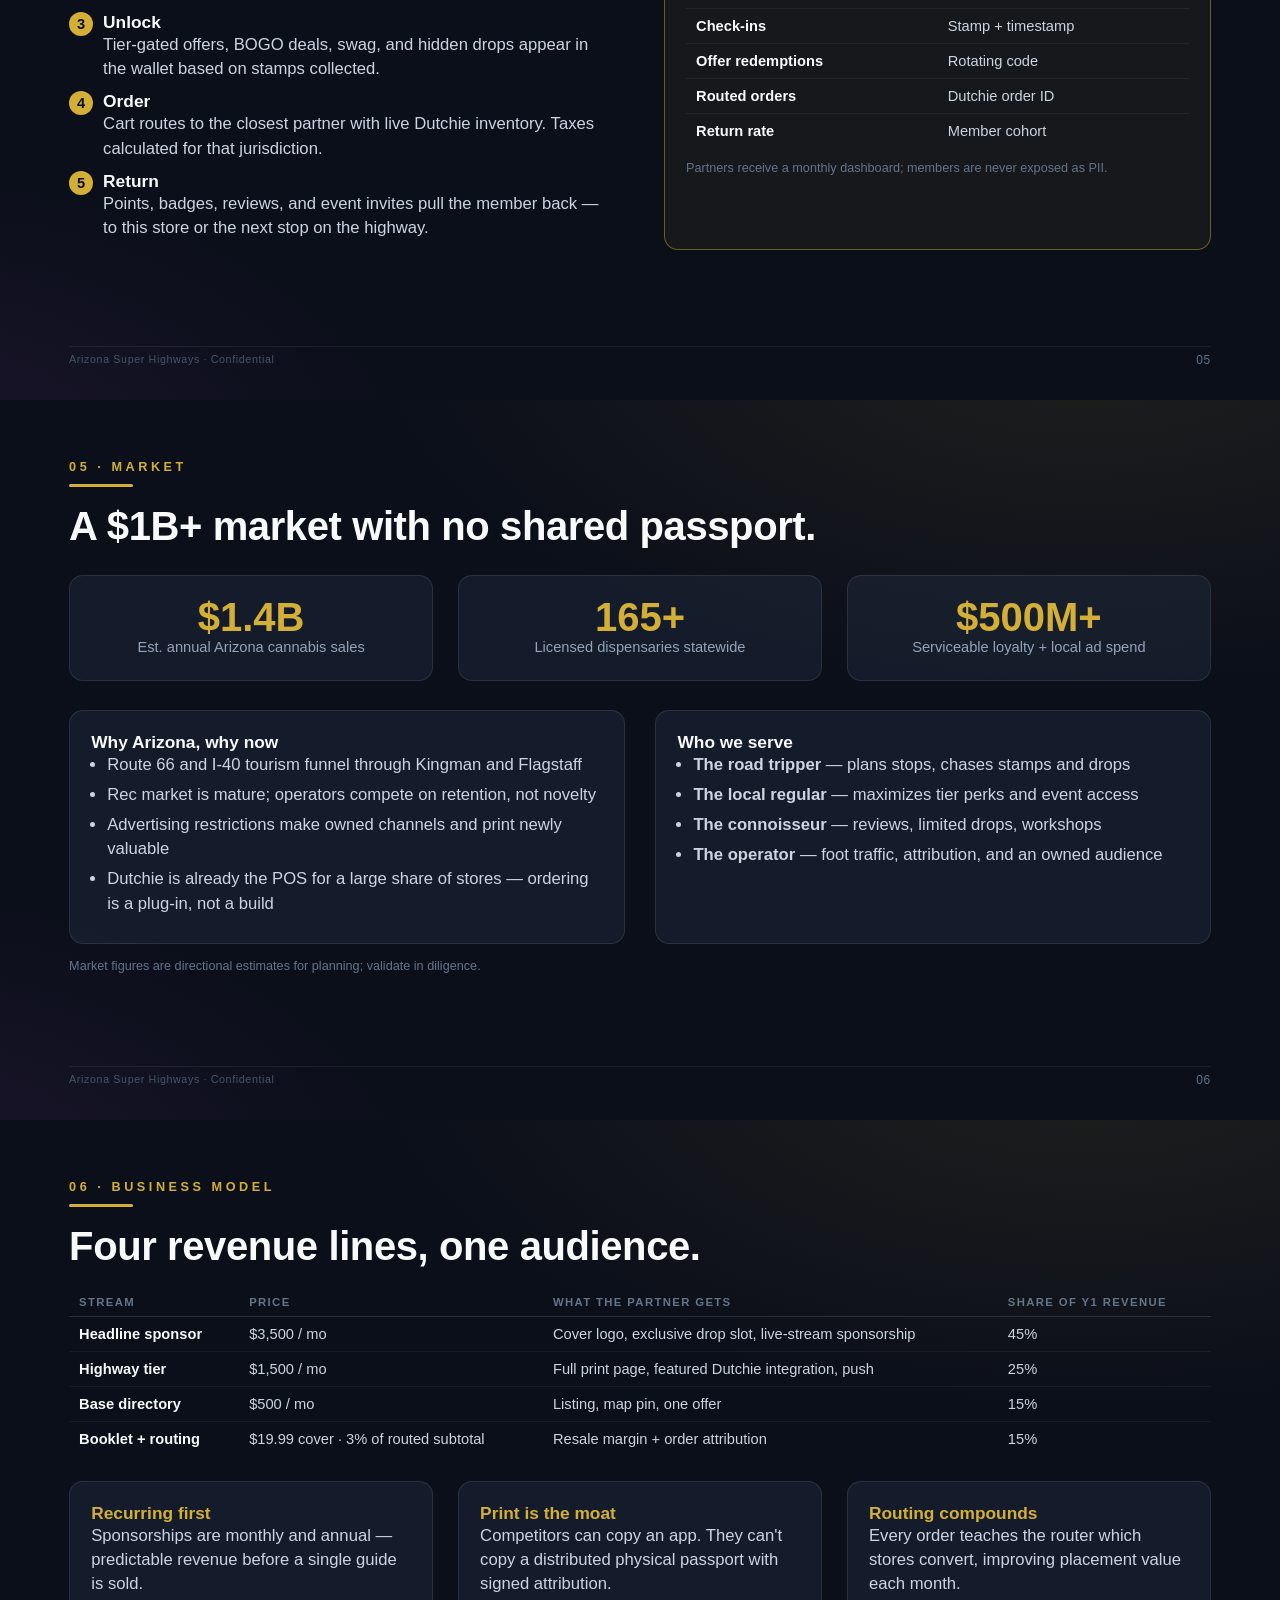
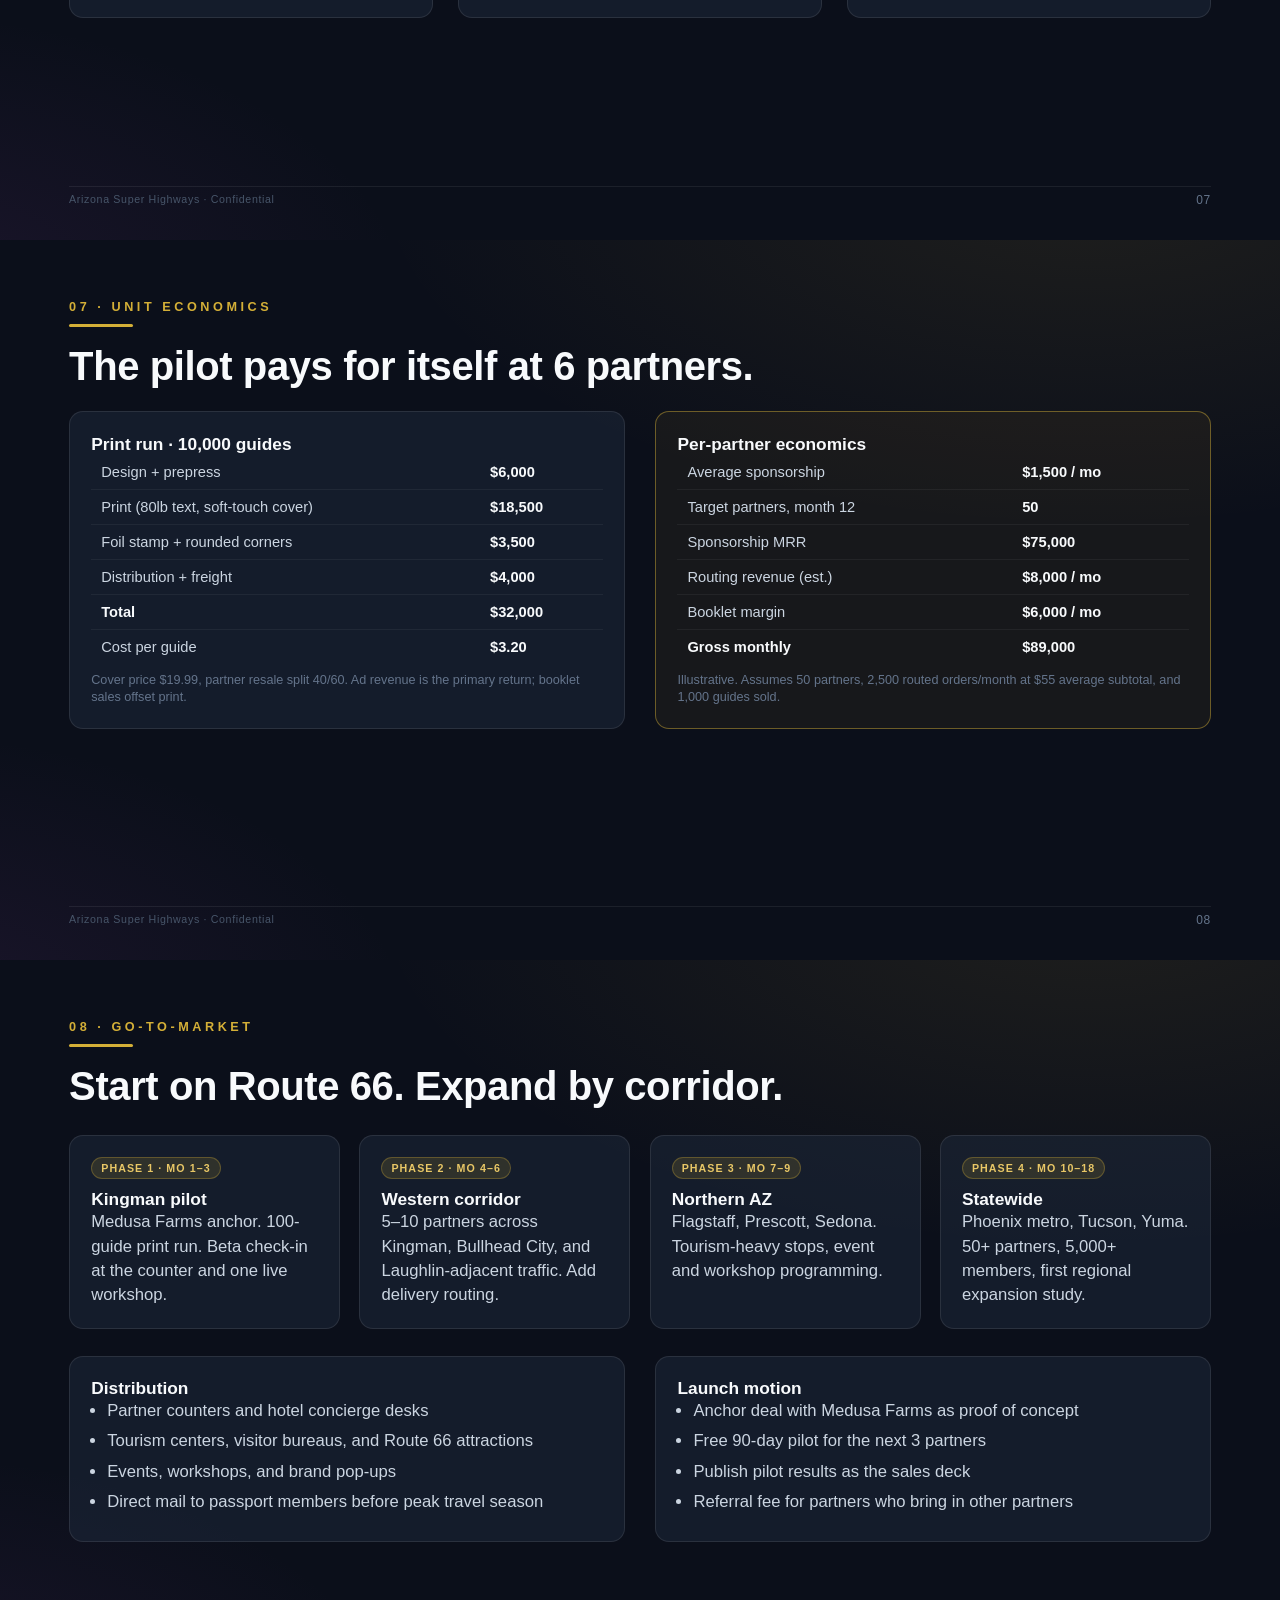
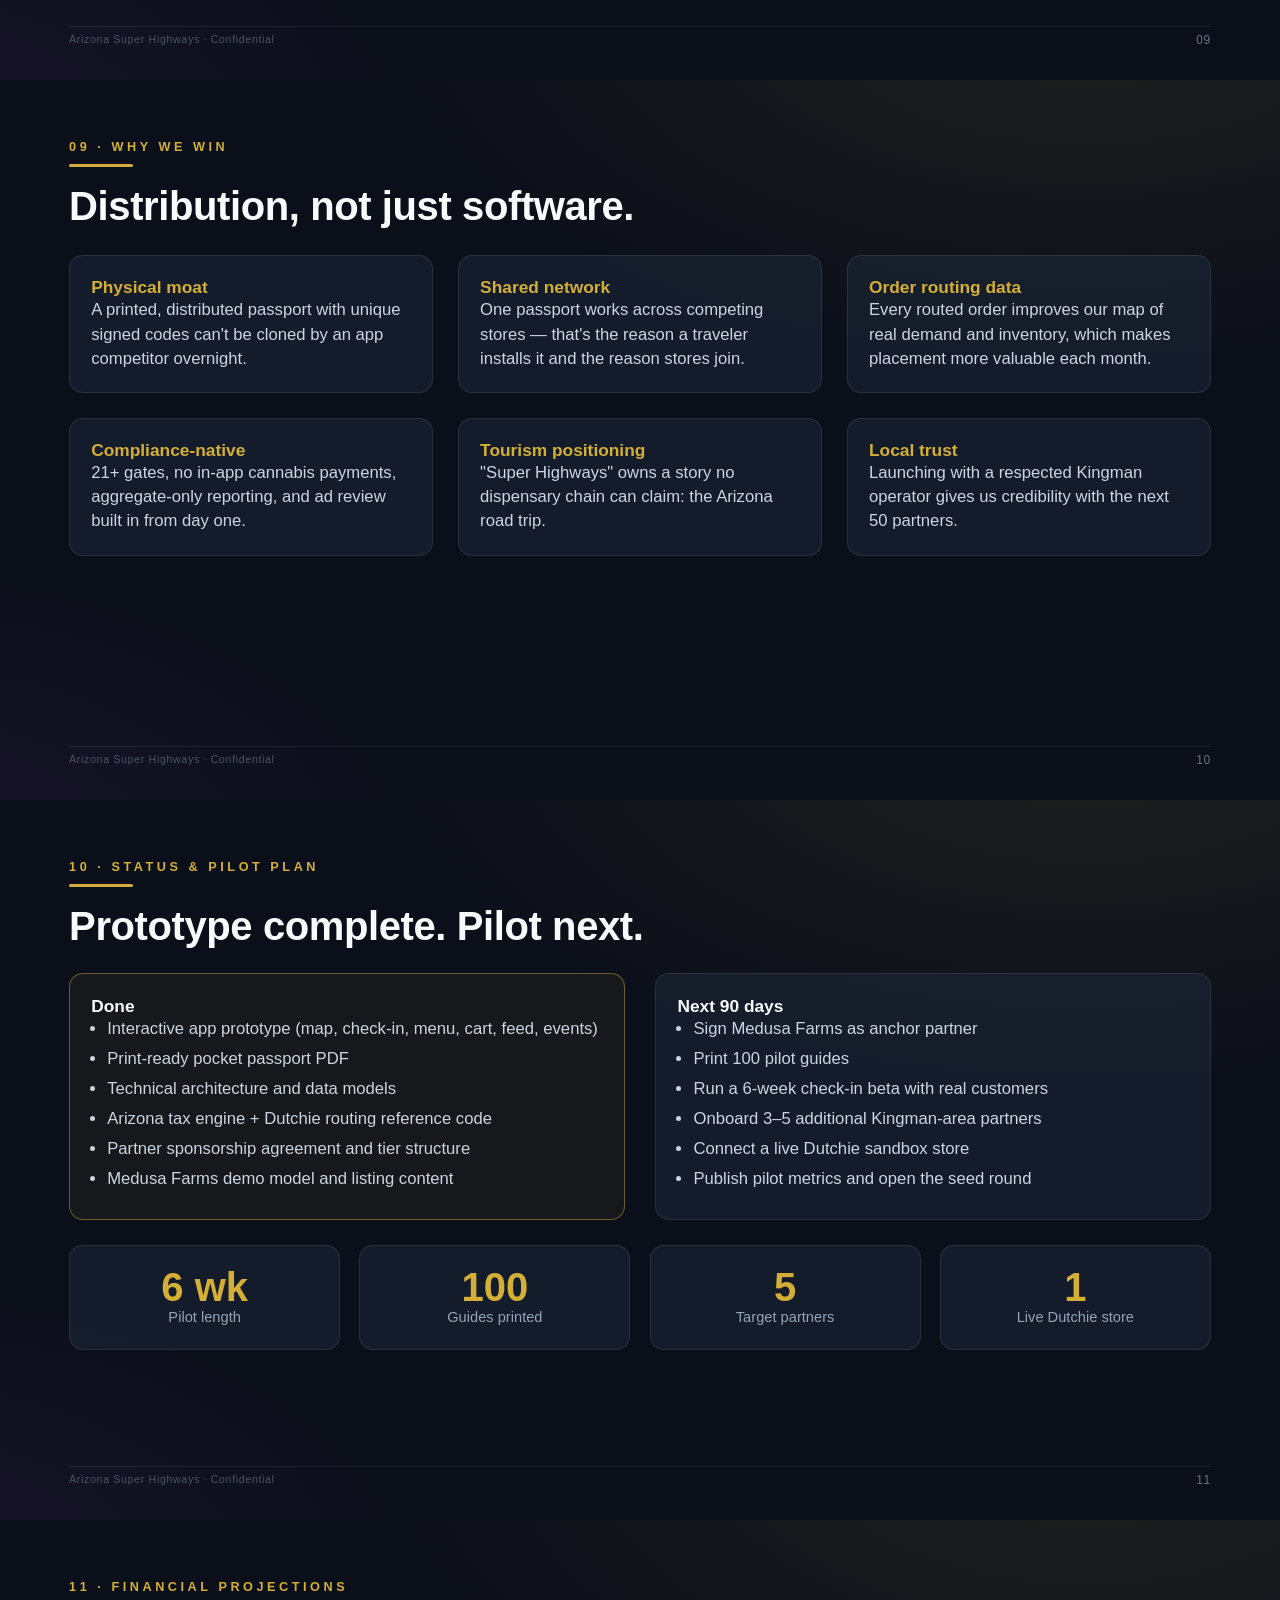
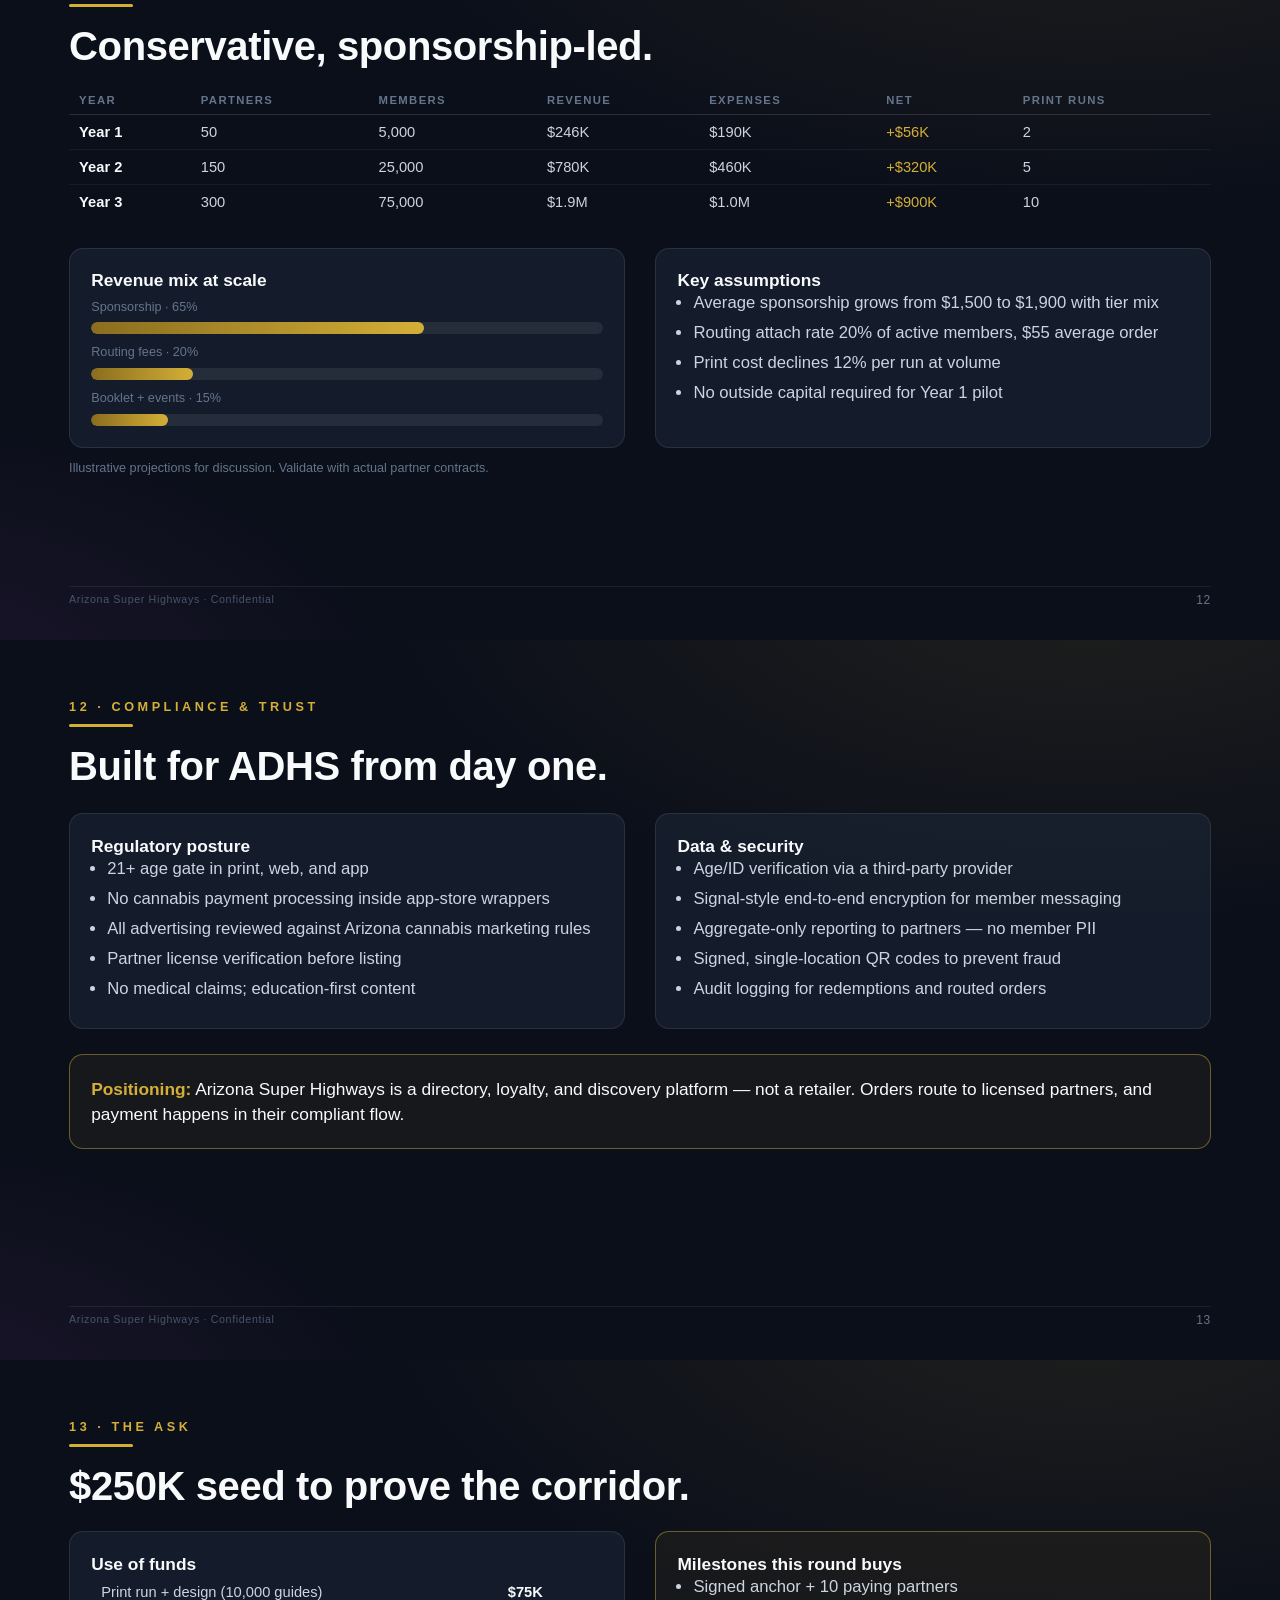
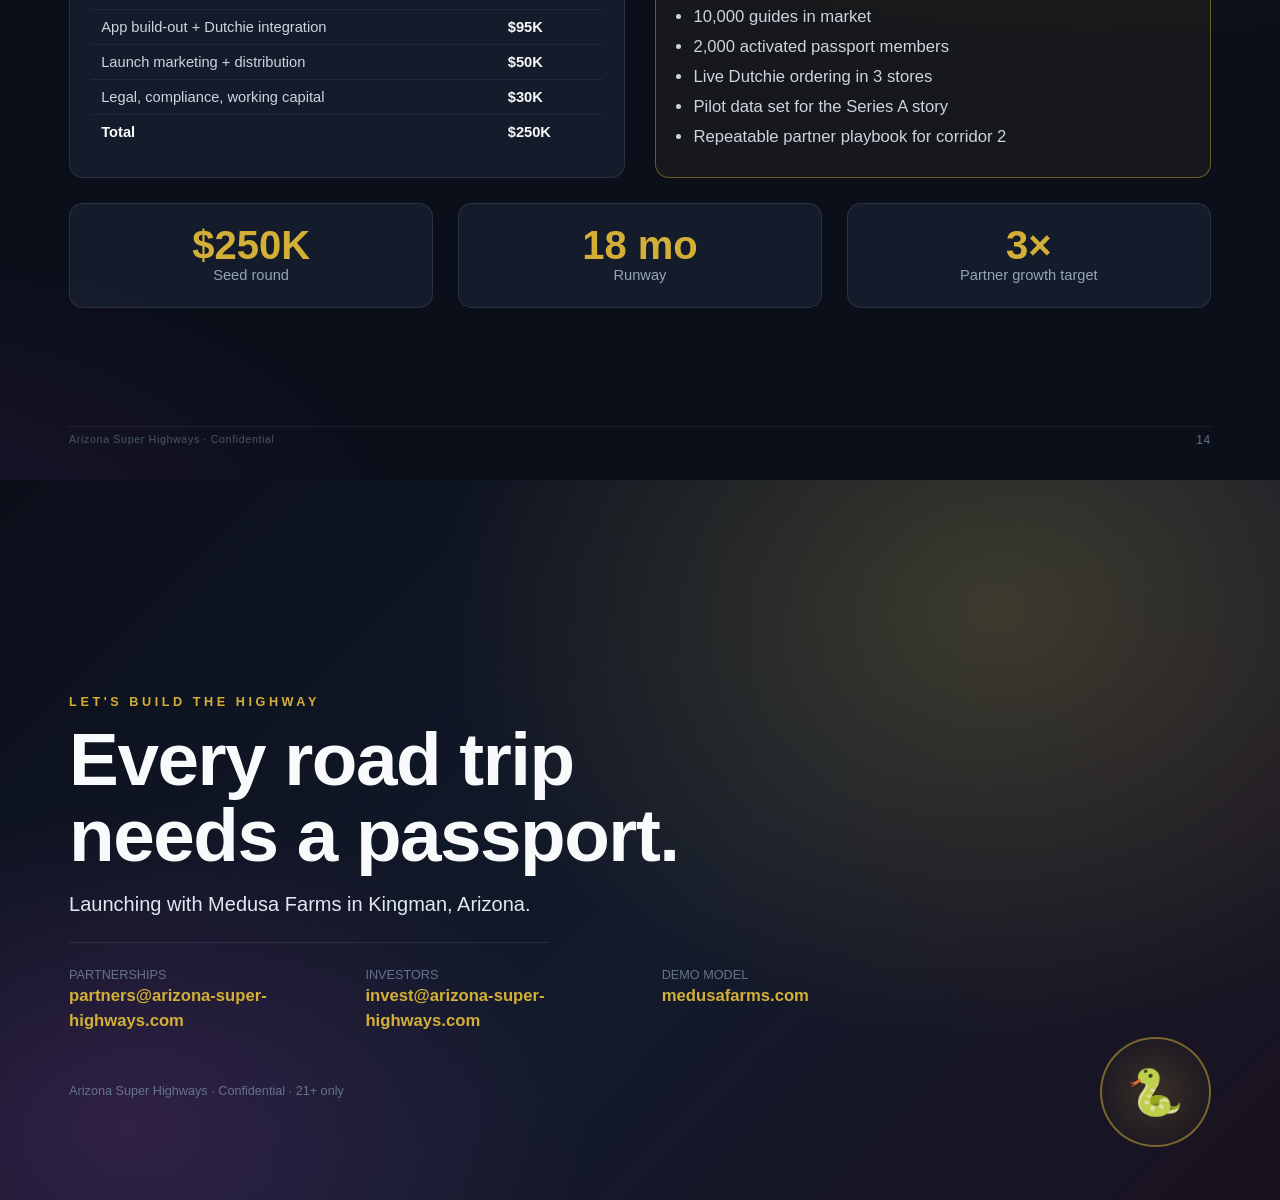
<file: arizona-super-highways/pitch-deck/pitch-deck.html>
<!DOCTYPE html>
<html lang="en">
<head>
<meta charset="UTF-8">
<title>Arizona Super Highways — Investor Pitch Deck</title>
<style>
  @page { size: 13.333in 7.5in; margin: 0; }
  * { margin:0; padding:0; box-sizing:border-box; -webkit-print-color-adjust:exact; print-color-adjust:exact; }
  body { font-family:"Segoe UI", Arial, sans-serif; background:#0b0f1a; color:#f8fafc; }
  .slide {
    width:13.333in; height:7.5in; position:relative; overflow:hidden;
    page-break-after:always; break-after:page;
    background:radial-gradient(1200px 600px at 85% -10%, rgba(212,175,55,.10), transparent 60%),
               radial-gradient(900px 500px at -10% 110%, rgba(108,52,131,.18), transparent 60%),
               #0b0f1a;
    padding:0.62in 0.72in;
    display:flex; flex-direction:column;
  }
  .slide:last-child { page-break-after:auto; }
  .kicker { font-size:9.5pt; letter-spacing:.28em; text-transform:uppercase; color:#d4af37; font-weight:700; }
  h1 { font-size:44pt; line-height:1.02; letter-spacing:-.02em; font-weight:800; }
  h2 { font-size:30pt; line-height:1.05; letter-spacing:-.01em; font-weight:800; }
  h3 { font-size:13pt; font-weight:700; }
  p, li { font-size:12.5pt; line-height:1.45; color:#cbd5e1; }
  .sub { color:#94a3b8; }
  .gold { color:#d4af37; }
  .rule { height:3px; width:64px; background:#d4af37; border-radius:2px; margin:10px 0 18px; }
  .foot { position:absolute; bottom:0.34in; left:0.72in; right:0.72in; display:flex; justify-content:space-between;
          font-size:8pt; color:#475569; letter-spacing:.06em; border-top:1px solid rgba(255,255,255,.07); padding-top:6px; }
  .num { font-size:9pt; color:#64748b; }
  .grid2 { display:grid; grid-template-columns:1fr 1fr; gap:0.32in; }
  .grid3 { display:grid; grid-template-columns:repeat(3,1fr); gap:0.26in; }
  .grid4 { display:grid; grid-template-columns:repeat(4,1fr); gap:0.2in; }
  .card { background:rgba(30,41,59,.55); border:1px solid rgba(255,255,255,.09); border-radius:14px; padding:0.22in; }
  .card.goldb { border-color:rgba(212,175,55,.45); background:rgba(212,175,55,.06); }
  .big { font-size:30pt; font-weight:800; line-height:1; }
  .stat { font-size:11pt; color:#94a3b8; }
  .tag { display:inline-block; font-size:8pt; font-weight:700; letter-spacing:.1em; text-transform:uppercase;
         padding:4px 9px; border-radius:20px; background:rgba(212,175,55,.14); color:#e8c766; border:1px solid rgba(212,175,55,.3); }
  .tag.green { background:rgba(39,174,96,.14); color:#4ade80; border-color:rgba(39,174,96,.35); }
  .tag.purple { background:rgba(108,52,131,.25); color:#d8b4fe; border-color:rgba(168,85,247,.35); }
  ul { padding-left:16px; }
  li { margin-bottom:6px; }
  .step { display:flex; gap:10px; align-items:flex-start; margin-bottom:10px; }
  .step .n { width:24px; height:24px; border-radius:50%; background:#d4af37; color:#0b0f1a; font-weight:800;
             font-size:11pt; display:flex; align-items:center; justify-content:center; flex-shrink:0; }
  table { width:100%; border-collapse:collapse; font-size:11pt; }
  th { text-align:left; font-size:8.5pt; letter-spacing:.12em; text-transform:uppercase; color:#64748b;
       padding:8px 10px; border-bottom:1px solid rgba(255,255,255,.12); }
  td { padding:9px 10px; border-bottom:1px solid rgba(255,255,255,.05); color:#cbd5e1; }
  tr:last-child td { border-bottom:none; }
  td.strong { color:#f8fafc; font-weight:700; }
  .bar { height:12px; border-radius:6px; background:rgba(255,255,255,.07); overflow:hidden; margin-top:6px; }
  .bar > div { height:100%; background:linear-gradient(90deg,#8a6d1f,#d4af37); border-radius:6px; }
  .cover { justify-content:center; background:
      radial-gradient(900px 700px at 78% 18%, rgba(212,175,55,.22), transparent 62%),
      radial-gradient(700px 500px at 10% 90%, rgba(108,52,131,.35), transparent 65%),
      linear-gradient(135deg,#0b0f1a 0%, #121a2b 55%, #1a1220 100%); }
  .cover h1 { font-size:56pt; }
  .cover .sub2 { font-size:15pt; color:#e2e8f0; max-width:7.6in; line-height:1.4; }
  .badge { width:1.15in; height:1.15in; border-radius:50%; border:2px solid rgba(212,175,55,.5);
           display:flex; align-items:center; justify-content:center; font-size:34pt;
           background:radial-gradient(circle, rgba(212,175,55,.18), rgba(11,15,26,.2)); }
  .logo { display:flex; align-items:center; gap:14px; }
  .logo .mark { width:0.5in; height:0.5in; border-radius:50%; background:linear-gradient(135deg,#f7dc6f,#d4af37 60%,#a06d00);
                display:flex; align-items:center; justify-content:center; font-size:18pt; }
  .logo .name { font-size:13pt; font-weight:800; letter-spacing:.16em; }
  .logo .name span { color:#d4af37; }
  .quote { font-size:15pt; line-height:1.5; color:#e2e8f0; font-style:italic; }
  .divider { height:1px; background:rgba(255,255,255,.08); margin:12px 0; }
  .mini { font-size:9.5pt; color:#64748b; line-height:1.4; }
  .pillrow { display:flex; gap:8px; flex-wrap:wrap; margin-top:10px; }
</style>
</head>
<body>

<!-- 1 TITLE -->
<div class="slide cover">
  <div class="logo" style="position:absolute;top:0.6in;left:0.72in;">
    <div class="mark">🐍</div>
    <div class="name">ARIZONA <span>SUPER HIGHWAYS</span></div>
  </div>
  <div style="margin-top:0.4in;">
    <div class="kicker">Investor &amp; Partner Deck · 2026</div>
    <h1 style="margin-top:12px;">The Physical-to-Digital<br>Cannabis Directory<br>&amp; Loyalty Ecosystem</h1>
    <p class="sub2" style="margin-top:18px;">A pocket passport that drives verified foot traffic — backed by a live map, Dutchie ordering, and an encrypted community app.</p>
    <div class="pillrow" style="margin-top:22px;">
      <span class="tag">Print + App</span>
      <span class="tag green">Dutchie POS</span>
      <span class="tag purple">Anchor: Medusa Farms</span>
    </div>
  </div>
  <div style="position:absolute;bottom:0.55in;left:0.72in;right:0.72in;display:flex;justify-content:space-between;align-items:flex-end;">
    <p class="mini">Launch model: Medusa Farms · 3490 N Bank St, Kingman, AZ · medusafarms.com</p>
    <div class="badge">🐍</div>
  </div>
</div>

<!-- 2 PROBLEM -->
<div class="slide">
  <div class="kicker">01 · The Problem</div>
  <div class="rule"></div>
  <h2>Cannabis retail is great at product.<br>Terrible at discovery.</h2>
  <div class="grid3" style="margin-top:0.34in;">
    <div class="card">
      <div class="big gold">01</div>
      <h3 style="margin-top:10px;">Ad bans</h3>
      <p>Meta and Google restrict cannabis advertising, so dispensaries pay a premium for every new customer and can't build reach.</p>
    </div>
    <div class="card">
      <div class="big gold">02</div>
      <h3 style="margin-top:10px;">Loyalty fatigue</h3>
      <p>Every chain has its own app. Tourists won't install five of them, and locals ignore push notifications from an app they open twice.</p>
    </div>
    <div class="card">
      <div class="big gold">03</div>
      <h3 style="margin-top:10px;">Paper dead-ends</h3>
      <p>Printed maps can't show live menus, can't take an order, and can't prove ROI to the advertiser who paid for the page.</p>
    </div>
  </div>
  <div class="card goldb" style="margin-top:0.3in;">
    <p style="font-size:14pt;color:#f8fafc;"><b class="gold">The gap:</b> Arizona has 160+ dispensaries and a massive Route 66 tourism corridor, but no shared passport that turns a road trip into measurable, repeat business.</p>
  </div>
  <div class="foot"><span>Arizona Super Highways · Confidential</span><span class="num">02</span></div>
</div>

<!-- 3 SOLUTION -->
<div class="slide">
  <div class="kicker">02 · The Solution</div>
  <div class="rule"></div>
  <h2>One passport. Every highway.</h2>
  <p class="sub" style="margin-top:6px;max-width:9in;">A collectible pocket magazine plus a companion app — designed so the print piece earns the download, and the app proves the print piece works.</p>
  <div class="grid2" style="margin-top:0.3in;">
    <div class="card goldb">
      <div class="tag">Physical</div>
      <h3 style="margin-top:12px;font-size:17pt;">The Pocket Passport</h3>
      <ul>
        <li>3.75″ × 5.25″ saddle-stitched booklet</li>
        <li>Region-by-region dispensary + wellness directory</li>
        <li>Ink stamp boxes and signed QR check-ins</li>
        <li>Brand, event, treatment center and workshop ads</li>
        <li>Sold at $19.99 and distributed free at partner counters</li>
      </ul>
    </div>
    <div class="card">
      <div class="tag green">Digital</div>
      <h3 style="margin-top:12px;font-size:17pt;">The App &amp; Live Map</h3>
      <ul>
        <li>Geo-located map with real-time menus</li>
        <li>Passport stamps, tiers, and reward wallet</li>
        <li>Dutchie ordering with closest-location routing</li>
        <li>Social feed, reviews, and live event streams</li>
        <li>End-to-end encrypted member/business messaging</li>
      </ul>
    </div>
  </div>
  <div class="grid4" style="margin-top:0.28in;">
    <div class="card" style="text-align:center;padding:0.16in;"><div style="margin:0 auto 6px;width:22px;height:22px;border-radius:50%;background:#d4af37;color:#0b0f1a;font-weight:800;display:flex;align-items:center;justify-content:center;">1</div><p style="font-size:11pt;color:#f8fafc;font-weight:600;">Scan in</p></div>
    <div class="card" style="text-align:center;padding:0.16in;"><div style="margin:0 auto 6px;width:22px;height:22px;border-radius:50%;background:#d4af37;color:#0b0f1a;font-weight:800;display:flex;align-items:center;justify-content:center;">2</div><p style="font-size:11pt;color:#f8fafc;font-weight:600;">Earn stamps</p></div>
    <div class="card" style="text-align:center;padding:0.16in;"><div style="margin:0 auto 6px;width:22px;height:22px;border-radius:50%;background:#d4af37;color:#0b0f1a;font-weight:800;display:flex;align-items:center;justify-content:center;">3</div><p style="font-size:11pt;color:#f8fafc;font-weight:600;">Unlock drops</p></div>
    <div class="card" style="text-align:center;padding:0.16in;"><div style="margin:0 auto 6px;width:22px;height:22px;border-radius:50%;background:#d4af37;color:#0b0f1a;font-weight:800;display:flex;align-items:center;justify-content:center;">4</div><p style="font-size:11pt;color:#f8fafc;font-weight:600;">Order &amp; route</p></div>
  </div>
  <div class="foot"><span>Arizona Super Highways · Confidential</span><span class="num">03</span></div>
</div>

<!-- 4 PRODUCT / DEMO -->
<div class="slide">
  <div class="kicker">03 · Product</div>
  <div class="rule"></div>
  <h2>Built, clickable, and demo-ready.</h2>
  <div class="grid2" style="margin-top:0.26in;">
    <div>
      <div class="card" style="margin-bottom:0.18in;">
        <div class="tag green">Working prototype</div>
        <h3 style="margin-top:10px;">Interactive app demo</h3>
        <p>Live map, check-in, tier progress, Dutchie menu with cart, AZ tax estimate, encrypted feed, and event streaming UI.</p>
      </div>
      <div class="card" style="margin-bottom:0.18in;">
        <div class="tag">Print prototype</div>
        <h3 style="margin-top:10px;">Pocket passport PDF</h3>
        <p>Eight-page, print-ready trim-size booklet with Medusa Farms as the featured stop, stamp boxes, tier ladder, and QR codes.</p>
      </div>
      <div class="card">
        <div class="tag purple">Technical spec</div>
        <h3 style="margin-top:10px;">Architecture &amp; integration</h3>
        <p>Data models, API surface, QR signing, order-routing logic, Arizona tax engine, and partner agreements.</p>
      </div>
    </div>
    <div class="card goldb" style="display:flex;flex-direction:column;justify-content:center;">
      <div class="kicker">Demo model</div>
      <h3 style="font-size:22pt;margin-top:8px;">Medusa Farms</h3>
      <p class="sub" style="margin-top:4px;">3490 N Bank Street, Kingman, AZ 86409 · (928) 421-0020 · medusafarms.com</p>
      <div class="divider"></div>
      <ul>
        <li>Open since 2018 · recreational + medical</li>
        <li>Everyday savings: $13 / 3.5g, $80 / oz, $15 / 1g concentrates</li>
        <li>Dutchie-menu compatible for live ordering</li>
        <li>Anchor of the Western / Route 66 district</li>
      </ul>
      <p class="mini" style="margin-top:10px;">All screens and print pages in this deck are populated with Medusa Farms as the launch partner.</p>
    </div>
  </div>
  <div class="foot"><span>Arizona Super Highways · Confidential</span><span class="num">04</span></div>
</div>

<!-- 5 HOW IT WORKS -->
<div class="slide">
  <div class="kicker">04 · How It Works</div>
  <div class="rule"></div>
  <h2>From paper to purchase.</h2>
  <div class="grid2" style="margin-top:0.28in;gap:0.5in;">
    <div>
      <div class="step"><div class="n">1</div><div><h3>Discover</h3><p>Traveler picks up the passport at a hotel, dispensary, or event. Every listing has a signed QR code.</p></div></div>
      <div class="step"><div class="n">2</div><div><h3>Check in</h3><p>Scan at the counter. The app verifies the signature, adds a stamp, and awards points instantly.</p></div></div>
      <div class="step"><div class="n">3</div><div><h3>Unlock</h3><p>Tier-gated offers, BOGO deals, swag, and hidden drops appear in the wallet based on stamps collected.</p></div></div>
      <div class="step"><div class="n">4</div><div><h3>Order</h3><p>Cart routes to the closest partner with live Dutchie inventory. Taxes calculated for that jurisdiction.</p></div></div>
      <div class="step"><div class="n">5</div><div><h3>Return</h3><p>Points, badges, reviews, and event invites pull the member back — to this store or the next stop on the highway.</p></div></div>
    </div>
    <div class="card goldb">
      <h3>Attribution loop</h3>
      <p class="sub" style="margin-top:4px;">Every printed page has a unique code, so the partner sees exactly which placement produced the visit.</p>
      <div class="divider"></div>
      <table>
        <tr><td class="strong">Printed QR scans</td><td>Tracked per page</td></tr>
        <tr><td class="strong">Check-ins</td><td>Stamp + timestamp</td></tr>
        <tr><td class="strong">Offer redemptions</td><td>Rotating code</td></tr>
        <tr><td class="strong">Routed orders</td><td>Dutchie order ID</td></tr>
        <tr><td class="strong">Return rate</td><td>Member cohort</td></tr>
      </table>
      <p class="mini" style="margin-top:12px;">Partners receive a monthly dashboard; members are never exposed as PII.</p>
    </div>
  </div>
  <div class="foot"><span>Arizona Super Highways · Confidential</span><span class="num">05</span></div>
</div>

<!-- 6 MARKET -->
<div class="slide">
  <div class="kicker">05 · Market</div>
  <div class="rule"></div>
  <h2>A $1B+ market with no shared passport.</h2>
  <div class="grid3" style="margin-top:0.3in;">
    <div class="card" style="text-align:center;">
      <div class="big gold">$1.4B</div>
      <p class="stat">Est. annual Arizona cannabis sales</p>
    </div>
    <div class="card" style="text-align:center;">
      <div class="big gold">165+</div>
      <p class="stat">Licensed dispensaries statewide</p>
    </div>
    <div class="card" style="text-align:center;">
      <div class="big gold">$500M+</div>
      <p class="stat">Serviceable loyalty + local ad spend</p>
    </div>
  </div>
  <div class="grid2" style="margin-top:0.3in;">
    <div class="card">
      <h3>Why Arizona, why now</h3>
      <ul>
        <li>Route 66 and I-40 tourism funnel through Kingman and Flagstaff</li>
        <li>Rec market is mature; operators compete on retention, not novelty</li>
        <li>Advertising restrictions make owned channels and print newly valuable</li>
        <li>Dutchie is already the POS for a large share of stores — ordering is a plug-in, not a build</li>
      </ul>
    </div>
    <div class="card">
      <h3>Who we serve</h3>
      <ul>
        <li><b>The road tripper</b> — plans stops, chases stamps and drops</li>
        <li><b>The local regular</b> — maximizes tier perks and event access</li>
        <li><b>The connoisseur</b> — reviews, limited drops, workshops</li>
        <li><b>The operator</b> — foot traffic, attribution, and an owned audience</li>
      </ul>
    </div>
  </div>
  <p class="mini" style="margin-top:14px;">Market figures are directional estimates for planning; validate in diligence.</p>
  <div class="foot"><span>Arizona Super Highways · Confidential</span><span class="num">06</span></div>
</div>

<!-- 7 BUSINESS MODEL -->
<div class="slide">
  <div class="kicker">06 · Business Model</div>
  <div class="rule"></div>
  <h2>Four revenue lines, one audience.</h2>
  <table style="margin-top:0.22in;">
    <tr><th>Stream</th><th>Price</th><th>What the partner gets</th><th>Share of Y1 revenue</th></tr>
    <tr><td class="strong">Headline sponsor</td><td>$3,500 / mo</td><td>Cover logo, exclusive drop slot, live-stream sponsorship</td><td>45%</td></tr>
    <tr><td class="strong">Highway tier</td><td>$1,500 / mo</td><td>Full print page, featured Dutchie integration, push</td><td>25%</td></tr>
    <tr><td class="strong">Base directory</td><td>$500 / mo</td><td>Listing, map pin, one offer</td><td>15%</td></tr>
    <tr><td class="strong">Booklet + routing</td><td>$19.99 cover · 3% of routed subtotal</td><td>Resale margin + order attribution</td><td>15%</td></tr>
  </table>
  <div class="grid3" style="margin-top:0.26in;">
    <div class="card"><h3 class="gold">Recurring first</h3><p>Sponsorships are monthly and annual — predictable revenue before a single guide is sold.</p></div>
    <div class="card"><h3 class="gold">Print is the moat</h3><p>Competitors can copy an app. They can't copy a distributed physical passport with signed attribution.</p></div>
    <div class="card"><h3 class="gold">Routing compounds</h3><p>Every order teaches the router which stores convert, improving placement value each month.</p></div>
  </div>
  <div class="foot"><span>Arizona Super Highways · Confidential</span><span class="num">07</span></div>
</div>

<!-- 8 UNIT ECONOMICS -->
<div class="slide">
  <div class="kicker">07 · Unit Economics</div>
  <div class="rule"></div>
  <h2>The pilot pays for itself at 6 partners.</h2>
  <div class="grid2" style="margin-top:0.26in;">
    <div class="card">
      <h3>Print run · 10,000 guides</h3>
      <table>
        <tr><td>Design + prepress</td><td class="strong">$6,000</td></tr>
        <tr><td>Print (80lb text, soft-touch cover)</td><td class="strong">$18,500</td></tr>
        <tr><td>Foil stamp + rounded corners</td><td class="strong">$3,500</td></tr>
        <tr><td>Distribution + freight</td><td class="strong">$4,000</td></tr>
        <tr><td class="strong">Total</td><td class="strong gold">$32,000</td></tr>
        <tr><td>Cost per guide</td><td class="strong">$3.20</td></tr>
      </table>
      <p class="mini" style="margin-top:8px;">Cover price $19.99, partner resale split 40/60. Ad revenue is the primary return; booklet sales offset print.</p>
    </div>
    <div class="card goldb">
      <h3>Per-partner economics</h3>
      <table>
        <tr><td>Average sponsorship</td><td class="strong">$1,500 / mo</td></tr>
        <tr><td>Target partners, month 12</td><td class="strong">50</td></tr>
        <tr><td>Sponsorship MRR</td><td class="strong">$75,000</td></tr>
        <tr><td>Routing revenue (est.)</td><td class="strong">$8,000 / mo</td></tr>
        <tr><td>Booklet margin</td><td class="strong">$6,000 / mo</td></tr>
        <tr><td class="strong">Gross monthly</td><td class="strong gold">$89,000</td></tr>
      </table>
      <p class="mini" style="margin-top:8px;">Illustrative. Assumes 50 partners, 2,500 routed orders/month at $55 average subtotal, and 1,000 guides sold.</p>
    </div>
  </div>
  <div class="foot"><span>Arizona Super Highways · Confidential</span><span class="num">08</span></div>
</div>

<!-- 9 GO TO MARKET -->
<div class="slide">
  <div class="kicker">08 · Go-To-Market</div>
  <div class="rule"></div>
  <h2>Start on Route 66. Expand by corridor.</h2>
  <div class="grid4" style="margin-top:0.3in;">
    <div class="card"><div class="tag">Phase 1 · Mo 1–3</div><h3 style="margin-top:10px;">Kingman pilot</h3><p>Medusa Farms anchor. 100-guide print run. Beta check-in at the counter and one live workshop.</p></div>
    <div class="card"><div class="tag">Phase 2 · Mo 4–6</div><h3 style="margin-top:10px;">Western corridor</h3><p>5–10 partners across Kingman, Bullhead City, and Laughlin-adjacent traffic. Add delivery routing.</p></div>
    <div class="card"><div class="tag">Phase 3 · Mo 7–9</div><h3 style="margin-top:10px;">Northern AZ</h3><p>Flagstaff, Prescott, Sedona. Tourism-heavy stops, event and workshop programming.</p></div>
    <div class="card"><div class="tag">Phase 4 · Mo 10–18</div><h3 style="margin-top:10px;">Statewide</h3><p>Phoenix metro, Tucson, Yuma. 50+ partners, 5,000+ members, first regional expansion study.</p></div>
  </div>
  <div class="grid2" style="margin-top:0.28in;">
    <div class="card">
      <h3>Distribution</h3>
      <ul>
        <li>Partner counters and hotel concierge desks</li>
        <li>Tourism centers, visitor bureaus, and Route 66 attractions</li>
        <li>Events, workshops, and brand pop-ups</li>
        <li>Direct mail to passport members before peak travel season</li>
      </ul>
    </div>
    <div class="card">
      <h3>Launch motion</h3>
      <ul>
        <li>Anchor deal with Medusa Farms as proof of concept</li>
        <li>Free 90-day pilot for the next 3 partners</li>
        <li>Publish pilot results as the sales deck</li>
        <li>Referral fee for partners who bring in other partners</li>
      </ul>
    </div>
  </div>
  <div class="foot"><span>Arizona Super Highways · Confidential</span><span class="num">09</span></div>
</div>

<!-- 10 MOAT -->
<div class="slide">
  <div class="kicker">09 · Why We Win</div>
  <div class="rule"></div>
  <h2>Distribution, not just software.</h2>
  <div class="grid3" style="margin-top:0.3in;">
    <div class="card"><h3 class="gold">Physical moat</h3><p>A printed, distributed passport with unique signed codes can't be cloned by an app competitor overnight.</p></div>
    <div class="card"><h3 class="gold">Shared network</h3><p>One passport works across competing stores — that's the reason a traveler installs it and the reason stores join.</p></div>
    <div class="card"><h3 class="gold">Order routing data</h3><p>Every routed order improves our map of real demand and inventory, which makes placement more valuable each month.</p></div>
    <div class="card"><h3 class="gold">Compliance-native</h3><p>21+ gates, no in-app cannabis payments, aggregate-only reporting, and ad review built in from day one.</p></div>
    <div class="card"><h3 class="gold">Tourism positioning</h3><p>"Super Highways" owns a story no dispensary chain can claim: the Arizona road trip.</p></div>
    <div class="card"><h3 class="gold">Local trust</h3><p>Launching with a respected Kingman operator gives us credibility with the next 50 partners.</p></div>
  </div>
  <div class="foot"><span>Arizona Super Highways · Confidential</span><span class="num">10</span></div>
</div>

<!-- 11 TRACTION / PILOT -->
<div class="slide">
  <div class="kicker">10 · Status &amp; Pilot Plan</div>
  <div class="rule"></div>
  <h2>Prototype complete. Pilot next.</h2>
  <div class="grid2" style="margin-top:0.28in;">
    <div class="card goldb">
      <h3>Done</h3>
      <ul>
        <li>Interactive app prototype (map, check-in, menu, cart, feed, events)</li>
        <li>Print-ready pocket passport PDF</li>
        <li>Technical architecture and data models</li>
        <li>Arizona tax engine + Dutchie routing reference code</li>
        <li>Partner sponsorship agreement and tier structure</li>
        <li>Medusa Farms demo model and listing content</li>
      </ul>
    </div>
    <div class="card">
      <h3>Next 90 days</h3>
      <ul>
        <li>Sign Medusa Farms as anchor partner</li>
        <li>Print 100 pilot guides</li>
        <li>Run a 6-week check-in beta with real customers</li>
        <li>Onboard 3–5 additional Kingman-area partners</li>
        <li>Connect a live Dutchie sandbox store</li>
        <li>Publish pilot metrics and open the seed round</li>
      </ul>
    </div>
  </div>
  <div class="grid4" style="margin-top:0.26in;">
    <div class="card" style="text-align:center;"><div class="big gold">6 wk</div><p class="stat">Pilot length</p></div>
    <div class="card" style="text-align:center;"><div class="big gold">100</div><p class="stat">Guides printed</p></div>
    <div class="card" style="text-align:center;"><div class="big gold">5</div><p class="stat">Target partners</p></div>
    <div class="card" style="text-align:center;"><div class="big gold">1</div><p class="stat">Live Dutchie store</p></div>
  </div>
  <div class="foot"><span>Arizona Super Highways · Confidential</span><span class="num">11</span></div>
</div>

<!-- 12 FINANCIALS -->
<div class="slide">
  <div class="kicker">11 · Financial Projections</div>
  <div class="rule"></div>
  <h2>Conservative, sponsorship-led.</h2>
  <table style="margin-top:0.2in;">
    <tr><th>Year</th><th>Partners</th><th>Members</th><th>Revenue</th><th>Expenses</th><th>Net</th><th>Print runs</th></tr>
    <tr><td class="strong">Year 1</td><td>50</td><td>5,000</td><td>$246K</td><td>$190K</td><td class="gold">+$56K</td><td>2</td></tr>
    <tr><td class="strong">Year 2</td><td>150</td><td>25,000</td><td>$780K</td><td>$460K</td><td class="gold">+$320K</td><td>5</td></tr>
    <tr><td class="strong">Year 3</td><td>300</td><td>75,000</td><td>$1.9M</td><td>$1.0M</td><td class="gold">+$900K</td><td>10</td></tr>
  </table>
  <div class="grid2" style="margin-top:0.3in;">
    <div class="card">
      <h3>Revenue mix at scale</h3>
      <div class="mini" style="margin-top:8px;">Sponsorship · 65%</div>
      <div class="bar"><div style="width:65%"></div></div>
      <div class="mini" style="margin-top:10px;">Routing fees · 20%</div>
      <div class="bar"><div style="width:20%"></div></div>
      <div class="mini" style="margin-top:10px;">Booklet + events · 15%</div>
      <div class="bar"><div style="width:15%"></div></div>
    </div>
    <div class="card">
      <h3>Key assumptions</h3>
      <ul>
        <li>Average sponsorship grows from $1,500 to $1,900 with tier mix</li>
        <li>Routing attach rate 20% of active members, $55 average order</li>
        <li>Print cost declines 12% per run at volume</li>
        <li>No outside capital required for Year 1 pilot</li>
      </ul>
    </div>
  </div>
  <p class="mini" style="margin-top:12px;">Illustrative projections for discussion. Validate with actual partner contracts.</p>
  <div class="foot"><span>Arizona Super Highways · Confidential</span><span class="num">12</span></div>
</div>

<!-- 13 COMPLIANCE -->
<div class="slide">
  <div class="kicker">12 · Compliance &amp; Trust</div>
  <div class="rule"></div>
  <h2>Built for ADHS from day one.</h2>
  <div class="grid2" style="margin-top:0.28in;">
    <div class="card">
      <h3>Regulatory posture</h3>
      <ul>
        <li>21+ age gate in print, web, and app</li>
        <li>No cannabis payment processing inside app-store wrappers</li>
        <li>All advertising reviewed against Arizona cannabis marketing rules</li>
        <li>Partner license verification before listing</li>
        <li>No medical claims; education-first content</li>
      </ul>
    </div>
    <div class="card">
      <h3>Data &amp; security</h3>
      <ul>
        <li>Age/ID verification via a third-party provider</li>
        <li>Signal-style end-to-end encryption for member messaging</li>
        <li>Aggregate-only reporting to partners — no member PII</li>
        <li>Signed, single-location QR codes to prevent fraud</li>
        <li>Audit logging for redemptions and routed orders</li>
      </ul>
    </div>
  </div>
  <div class="card goldb" style="margin-top:0.26in;">
    <p style="font-size:13pt;color:#f8fafc;"><b class="gold">Positioning:</b> Arizona Super Highways is a directory, loyalty, and discovery platform — not a retailer. Orders route to licensed partners, and payment happens in their compliant flow.</p>
  </div>
  <div class="foot"><span>Arizona Super Highways · Confidential</span><span class="num">13</span></div>
</div>

<!-- 14 ASK -->
<div class="slide">
  <div class="kicker">13 · The Ask</div>
  <div class="rule"></div>
  <h2>$250K seed to prove the corridor.</h2>
  <div class="grid2" style="margin-top:0.26in;">
    <div class="card">
      <h3>Use of funds</h3>
      <table>
        <tr><td>Print run + design (10,000 guides)</td><td class="strong">$75K</td></tr>
        <tr><td>App build-out + Dutchie integration</td><td class="strong">$95K</td></tr>
        <tr><td>Launch marketing + distribution</td><td class="strong">$50K</td></tr>
        <tr><td>Legal, compliance, working capital</td><td class="strong">$30K</td></tr>
        <tr><td class="strong">Total</td><td class="strong gold">$250K</td></tr>
      </table>
    </div>
    <div class="card goldb">
      <h3>Milestones this round buys</h3>
      <ul>
        <li>Signed anchor + 10 paying partners</li>
        <li>10,000 guides in market</li>
        <li>2,000 activated passport members</li>
        <li>Live Dutchie ordering in 3 stores</li>
        <li>Pilot data set for the Series A story</li>
        <li>Repeatable partner playbook for corridor 2</li>
      </ul>
    </div>
  </div>
  <div class="grid3" style="margin-top:0.26in;">
    <div class="card" style="text-align:center;"><div class="big gold">$250K</div><p class="stat">Seed round</p></div>
    <div class="card" style="text-align:center;"><div class="big gold">18 mo</div><p class="stat">Runway</p></div>
    <div class="card" style="text-align:center;"><div class="big gold">3×</div><p class="stat">Partner growth target</p></div>
  </div>
  <div class="foot"><span>Arizona Super Highways · Confidential</span><span class="num">14</span></div>
</div>

<!-- 15 CLOSE -->
<div class="slide cover">
  <div style="margin-top:0.5in;">
    <div class="kicker">Let's build the highway</div>
    <h1 style="margin-top:12px;">Every road trip<br>needs a passport.</h1>
    <p class="sub2" style="margin-top:16px;">Launching with Medusa Farms in Kingman, Arizona.</p>
    <div class="divider" style="width:5in;margin:24px 0;"></div>
    <div class="grid3" style="max-width:9in;">
      <div><p class="mini">PARTNERSHIPS</p><p class="gold" style="font-weight:700;">partners@arizona-super-highways.com</p></div>
      <div><p class="mini">INVESTORS</p><p class="gold" style="font-weight:700;">invest@arizona-super-highways.com</p></div>
      <div><p class="mini">DEMO MODEL</p><p class="gold" style="font-weight:700;">medusafarms.com</p></div>
    </div>
  </div>
  <div style="position:absolute;bottom:0.55in;left:0.72in;right:0.72in;display:flex;justify-content:space-between;align-items:center;">
    <p class="mini">Arizona Super Highways · Confidential · 21+ only</p>
    <div class="badge">🐍</div>
  </div>
</div>

</body>
</html>
</file>
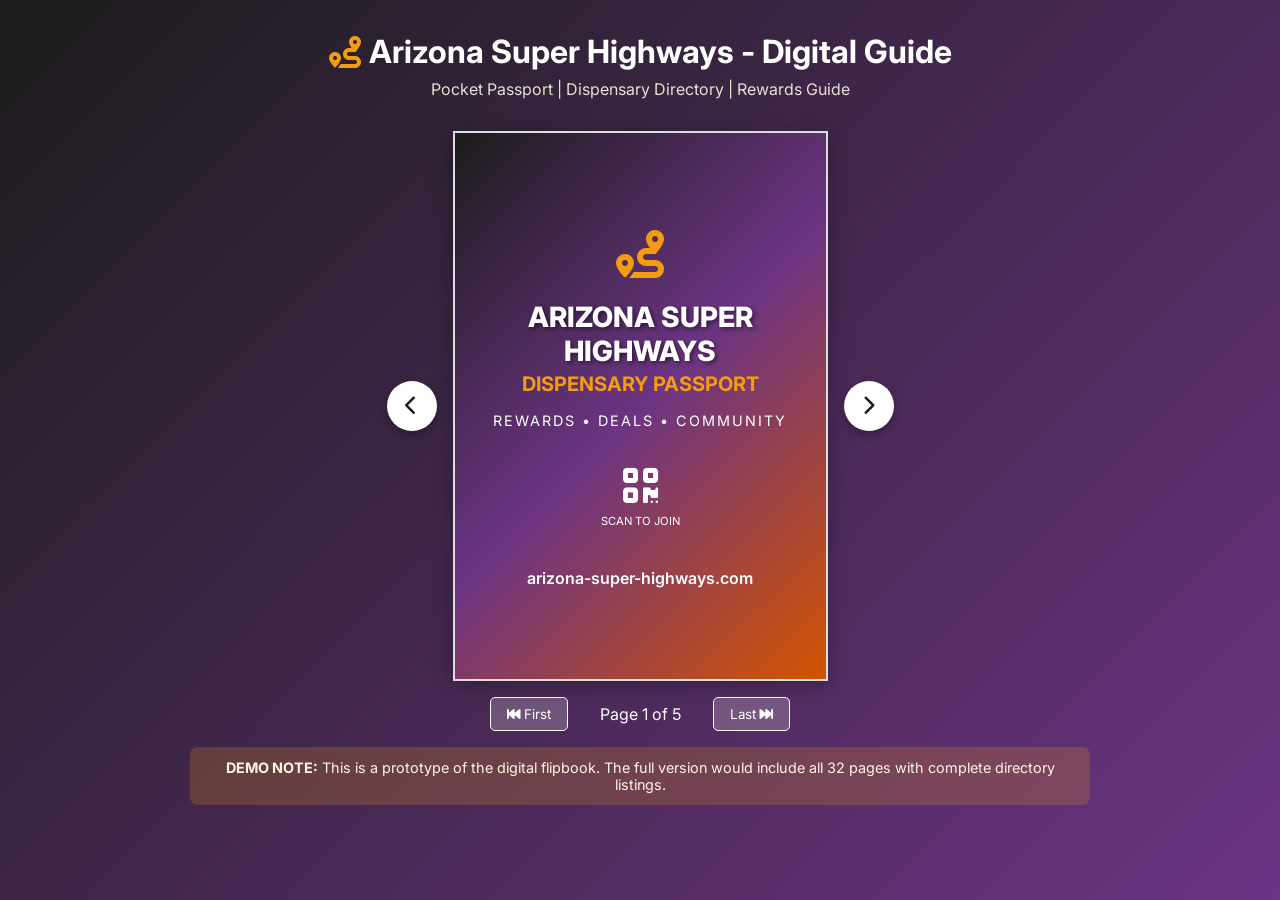
<file: arizona-super-highways/prototype/ebook/flipbook.html>
<!DOCTYPE html>
<html lang="en">
<head>
    <meta charset="UTF-8">
    <meta name="viewport" content="width=device-width, initial-scale=1.0">
    <title>Arizona Super Highways - Digital Guide Flipbook</title>
    <link rel="stylesheet" href="css/flipbook.css">
    <link href="https://fonts.googleapis.com/css2?family=Inter:wght@400;600;700;800&display=swap" rel="stylesheet">
    <link rel="stylesheet" href="https://cdnjs.cloudflare.com/ajax/libs/font-awesome/6.4.0/css/all.min.css">
</head>
<body>
    <div class="flipbook-container">
        <div class="flipbook-header">
            <h1><i class="fas fa-route"></i> Arizona Super Highways - Digital Guide</h1>
            <p>Pocket Passport | Dispensary Directory | Rewards Guide</p>
        </div>
        
        <div class="flipbook-viewer">
            <button class="nav-btn prev-btn" id="prevBtn"><i class="fas fa-chevron-left"></i></button>
            
            <div class="book" id="book">
                <!-- Page 1: Cover -->
                <div class="page cover">
                    <div class="page-content">
                        <div class="cover-logo">
                            <i class="fas fa-route"></i>
                        </div>
                        <h1>ARIZONA SUPER HIGHWAYS</h1>
                        <h2>DISPENSARY PASSPORT</h2>
                        <p class="cover-tagline">REWARDS • DEALS • COMMUNITY</p>
                        <div class="cover-qr">
                            <i class="fas fa-qrcode"></i>
                            <p>SCAN TO JOIN</p>
                        </div>
                        <p class="cover-url">arizona-super-highways.com</p>
                    </div>
                </div>
                
                <!-- Page 2: How to Use -->
                <div class="page">
                    <div class="page-content">
                        <h2 class="page-title">HOW TO USE YOUR PASSPORT</h2>
                        <div class="instruction">
                            <div class="step-num">1</div>
                            <div class="step-content">
                                <h3>Download the App</h3>
                                <p>Get the Arizona Super Highways app on iOS or Android</p>
                            </div>
                        </div>
                        <div class="instruction">
                            <div class="step-num">2</div>
                            <div class="step-content">
                                <h3>Scan to Check In</h3>
                                <p>Use the QR scanner at participating locations</p>
                            </div>
                        </div>
                        <div class="instruction">
                            <div class="step-num">3</div>
                            <div class="step-content">
                                <h3>Earn Stamps & Points</h3>
                                <p>Collect stamps in your digital passport</p>
                            </div>
                        </div>
                        <div class="instruction">
                            <div class="step-num">4</div>
                            <div class="step-content">
                                <h3>Unlock Rewards</h3>
                                <p>Access exclusive drops, deals & swag</p>
                            </div>
                        </div>
                        <div class="notice">
                            <p><strong>21+ ONLY</strong></p>
                            <p>Valid ID required. Please consume responsibly.</p>
                        </div>
                    </div>
                </div>
                
                <!-- Page 3: Featured - Medusa Farms -->
                <div class="page featured">
                    <div class="page-content">
                        <div class="featured-badge">FEATURED PARTNER</div>
                        <h2 class="page-title">MEDUSA FARMS</h2>
                        <p class="location-type">Recreational & Medical Cannabis</p>
                        <div class="location-info">
                            <p><i class="fas fa-map-marker-alt"></i> 3490 N Bank Street<br>Kingman, AZ 86409</p>
                            <p><i class="fas fa-phone"></i> (928) 421-0020</p>
                            <p><i class="fas fa-clock"></i> Daily 8 AM - 9 PM</p>
                            <p><i class="fas fa-globe"></i> medusafarms.com</p>
                        </div>
                        <div class="specials-box">
                            <h3>EVERYDAY SAVINGS</h3>
                            <ul>
                                <li>$13 - 3.5g flower</li>
                                <li>$44 - 14g flower</li>
                                <li>$80 - 28g flower</li>
                                <li>$15 - 1g concentrates</li>
                            </ul>
                        </div>
                        <div class="passport-perk">
                            <h4>PASSPORT PERK</h4>
                            <p>Check-in for 50 bonus points + Medusa Monday exclusives</p>
                        </div>
                        <div class="page-qr">
                            <i class="fas fa-qrcode"></i>
                            <p>SCAN TO CHECK IN</p>
                        </div>
                    </div>
                </div>
                
                <!-- Page 4: Rewards Guide -->
                <div class="page">
                    <div class="page-content">
                        <h2 class="page-title">REWARDS TIERS</h2>
                        <div class="tier bronze">
                            <h3><i class="fas fa-medal"></i> BRONZE</h3>
                            <p class="tier-req">0 - 99 Points</p>
                            <ul>
                                <li>Basic rewards access</li>
                                <li>Member pricing</li>
                                <li>Passport stamps</li>
                            </ul>
                        </div>
                        <div class="tier silver">
                            <h3><i class="fas fa-medal"></i> SILVER</h3>
                            <p class="tier-req">100 - 249 Points</p>
                            <ul>
                                <li>+5% extra discount</li>
                                <li>Early access to deals</li>
                            </ul>
                        </div>
                        <div class="tier gold">
                            <h3><i class="fas fa-crown"></i> GOLD</h3>
                            <p class="tier-req">250 - 499 Points</p>
                            <ul>
                                <li>+10% extra discount</li>
                                <li>Exclusive offers</li>
                                <li>Hidden drops access</li>
                            </ul>
                        </div>
                        <div class="tier platinum">
                            <h3><i class="fas fa-gem"></i> PLATINUM</h3>
                            <p class="tier-req">500 - 999 Points</p>
                            <ul>
                                <li>+15% extra discount</li>
                                <li>Priority drops</li>
                                <li>VIP events</li>
                            </ul>
                        </div>
                        <div class="tier medusa">
                            <h3><i class="fas fa-dragon"></i> MEDUSA</h3>
                            <p class="tier-req">1000+ Points</p>
                            <ul>
                                <li>+20% extra discount</li>
                                <li>VIP drops & swag</li>
                                <li>Ultimate perks</li>
                            </ul>
                        </div>
                    </div>
                </div>
                
                <!-- Page 5: Back Cover -->
                <div class="page cover back">
                    <div class="page-content">
                        <h2>JOIN THE PASSPORT</h2>
                        <div class="app-badges">
                            <div class="badge">
                                <i class="fab fa-apple"></i>
                                <div>
                                    <small>Download on the</small>
                                    <strong>App Store</strong>
                                </div>
                            </div>
                            <div class="badge">
                                <i class="fab fa-google-play"></i>
                                <div>
                                    <small>GET IT ON</small>
                                    <strong>Google Play</strong>
                                </div>
                            </div>
                        </div>
                        <div class="back-info">
                            <p><strong>arizona-super-highways.com</strong></p>
                            <p>Follow us: #ArizonaSuperHighways #MedusaFam</p>
                        </div>
                        <div class="back-qr">
                            <i class="fas fa-qrcode"></i>
                            <p>SCAN TO DOWNLOAD</p>
                        </div>
                        <p class="disclaimer">© 2026 Arizona Super Highways. 21+ Only.<br>Must be 21 years or older to use.</p>
                    </div>
                </div>
            </div>
            
            <button class="nav-btn next-btn" id="nextBtn"><i class="fas fa-chevron-right"></i></button>
        </div>
        
        <div class="flipbook-controls">
            <button id="firstBtn"><i class="fas fa-fast-backward"></i> First</button>
            <span id="pageNum">Page 1 of 5</span>
            <button id="lastBtn">Last <i class="fas fa-fast-forward"></i></button>
        </div>
        
        <div class="demo-note">
            <p><strong>DEMO NOTE:</strong> This is a prototype of the digital flipbook. The full version would include all 32 pages with complete directory listings.</p>
        </div>
    </div>
    
    <script src="js/flipbook.js"></script>
</body>
</html>
</file>
<file: arizona-super-highways/prototype/ebook/css/flipbook.css>
/* Arizona Super Highways Flipbook Styles */

* {
    margin: 0;
    padding: 0;
    box-sizing: border-box;
}

body {
    font-family: 'Inter', sans-serif;
    background: linear-gradient(135deg, #1C1C1C 0%, #6C3483 100%);
    min-height: 100vh;
    padding: 2rem;
}

.flipbook-container {
    max-width: 900px;
    margin: 0 auto;
}

.flipbook-header {
    text-align: center;
    color: white;
    margin-bottom: 2rem;
}

.flipbook-header h1 {
    font-size: 2rem;
    margin-bottom: 0.5rem;
    display: flex;
    align-items: center;
    justify-content: center;
    gap: 0.5rem;
}

.flipbook-header h1 i {
    color: #F39C12;
}

.flipbook-header p {
    color: #FDF6E3;
    opacity: 0.9;
}

.flipbook-viewer {
    display: flex;
    align-items: center;
    gap: 1rem;
    justify-content: center;
    margin-bottom: 1rem;
}

.nav-btn {
    background: white;
    border: none;
    width: 50px;
    height: 50px;
    border-radius: 50%;
    cursor: pointer;
    font-size: 1.25rem;
    color: #1C1C1C;
    box-shadow: 0 4px 10px rgba(0,0,0,0.3);
    transition: all 0.3s;
}

.nav-btn:hover {
    background: #F39C12;
    color: white;
    transform: scale(1.1);
}

.book {
    width: 375px;
    height: 550px;
    position: relative;
    perspective: 1000px;
}

.page {
    width: 100%;
    height: 100%;
    position: absolute;
    background: white;
    border: 2px solid #ddd;
    box-shadow: 0 4px 20px rgba(0,0,0,0.3);
    display: none;
}

.page.active {
    display: block;
}

.page-content {
    padding: 1.5rem;
    height: 100%;
    overflow-y: auto;
}

/* Cover Page */
.cover {
    background: linear-gradient(135deg, #1C1C1C 0%, #6C3483 50%, #D35400 100%);
    color: white;
    text-align: center;
}

.cover .page-content {
    display: flex;
    flex-direction: column;
    justify-content: center;
    align-items: center;
}

.cover-logo {
    font-size: 3rem;
    color: #F39C12;
    margin-bottom: 1rem;
}

.cover h1 {
    font-size: 1.75rem;
    font-weight: 800;
    margin-bottom: 0.25rem;
    text-shadow: 2px 2px 4px rgba(0,0,0,0.5);
}

.cover h2 {
    font-size: 1.25rem;
    color: #F39C12;
    margin-bottom: 1rem;
    font-weight: 700;
}

.cover-tagline {
    font-size: 0.9rem;
    margin-bottom: 2rem;
    letter-spacing: 2px;
}

.cover-qr {
    font-size: 2.5rem;
    margin-bottom: 0.5rem;
}

.cover-qr p {
    font-size: 0.7rem;
    margin-top: 0.25rem;
}

.cover-url {
    margin-top: 2rem;
    font-weight: 600;
}

/* Back Cover */
.back {
    background: linear-gradient(135deg, #6C3483 0%, #1C1C1C 100%);
}

.back h2 {
    font-size: 1.5rem;
    margin-bottom: 2rem;
}

.app-badges {
    display: flex;
    flex-direction: column;
    gap: 0.75rem;
    margin-bottom: 2rem;
    width: 100%;
}

.badge {
    background: white;
    color: black;
    padding: 0.75rem;
    border-radius: 8px;
    display: flex;
    align-items: center;
    gap: 0.75rem;
    width: 100%;
}

.badge i {
    font-size: 2rem;
}

.badge small {
    display: block;
    font-size: 0.7rem;
}

.badge strong {
    display: block;
    font-size: 1rem;
}

.back-info {
    margin-bottom: 1.5rem;
}

.back-info p {
    margin-bottom: 0.5rem;
}

.back-qr {
    font-size: 2.5rem;
    margin-bottom: 0.5rem;
}

.back-qr p {
    font-size: 0.7rem;
}

.disclaimer {
    font-size: 0.7rem;
    margin-top: 2rem;
    opacity: 0.8;
}

/* Regular Pages */
.page-title {
    font-size: 1.25rem;
    color: #D35400;
    margin-bottom: 1rem;
    text-align: center;
    border-bottom: 3px solid #F39C12;
    padding-bottom: 0.5rem;
}

/* Instructions */
.instruction {
    display: flex;
    gap: 0.75rem;
    margin-bottom: 1rem;
    align-items: flex-start;
}

.step-num {
    background: linear-gradient(135deg, #D35400, #F39C12);
    color: white;
    width: 30px;
    height: 30px;
    border-radius: 50%;
    display: flex;
    align-items: center;
    justify-content: center;
    font-weight: 700;
    flex-shrink: 0;
}

.step-content h3 {
    color: #1C1C1C;
    font-size: 0.95rem;
    margin-bottom: 0.25rem;
}

.step-content p {
    color: #333;
    font-size: 0.8rem;
}

.notice {
    background: #FDF6E3;
    padding: 0.75rem;
    border-radius: 8px;
    text-align: center;
    margin-top: 1.5rem;
    border: 2px solid #F39C12;
}

.notice p {
    font-size: 0.8rem;
}

/* Featured Page */
.featured-badge {
    background: linear-gradient(135deg, #F39C12, #D35400);
    color: white;
    padding: 0.25rem 0.75rem;
    border-radius: 15px;
    display: inline-block;
    font-size: 0.75rem;
    font-weight: 700;
    margin-bottom: 0.75rem;
}

.location-type {
    color: #6C3483;
    font-weight: 600;
    margin-bottom: 0.75rem;
    font-size: 0.9rem;
}

.location-info p {
    margin-bottom: 0.4rem;
    font-size: 0.8rem;
    display: flex;
    align-items: flex-start;
    gap: 0.4rem;
}

.location-info i {
    color: #D35400;
    width: 15px;
    margin-top: 0.1rem;
}

.specials-box {
    background: linear-gradient(135deg, #FDF6E3, #fff);
    padding: 0.75rem;
    border-radius: 8px;
    margin: 0.75rem 0;
    border-left: 3px solid #27AE60;
}

.specials-box h3 {
    color: #27AE60;
    font-size: 0.9rem;
    margin-bottom: 0.4rem;
}

.specials-box ul {
    list-style: none;
}

.specials-box li {
    font-size: 0.75rem;
    padding: 0.15rem 0;
}

.passport-perk {
    background: #f4ecf7;
    padding: 0.75rem;
    border-radius: 8px;
    border: 2px solid #6C3483;
    margin-bottom: 0.75rem;
}

.passport-perk h4 {
    color: #6C3483;
    font-size: 0.8rem;
    margin-bottom: 0.25rem;
}

.passport-perk p {
    font-size: 0.75rem;
}

.page-qr {
    text-align: center;
    font-size: 2rem;
    color: #D35400;
}

.page-qr p {
    font-size: 0.7rem;
    color: #1C1C1C;
    margin-top: 0.25rem;
}

/* Tiers */
.tier {
    padding: 0.5rem;
    border-radius: 8px;
    margin-bottom: 0.5rem;
}

.tier h3 {
    font-size: 0.9rem;
    display: flex;
    align-items: center;
    gap: 0.4rem;
    margin-bottom: 0.2rem;
}

.tier-req {
    font-size: 0.7rem;
    margin-bottom: 0.3rem;
    font-weight: 600;
}

.tier ul {
    list-style: none;
    margin-left: 0.5rem;
}

.tier li {
    font-size: 0.7rem;
    padding: 0.1rem 0;
}

.tier.bronze {
    background: #f8f9fa;
    border-left: 3px solid #CD7F32;
}

.tier.bronze h3 {
    color: #CD7F32;
}

.tier.silver {
    background: #f8f9fa;
    border-left: 3px solid #C0C0C0;
}

.tier.silver h3 {
    color: #808080;
}

.tier.gold {
    background: #fff9e6;
    border-left: 3px solid #FFD700;
}

.tier.gold h3 {
    color: #B8860B;
}

.tier.platinum {
    background: #f0f0f0;
    border-left: 3px solid #E5E4E2;
}

.tier.platinum h3 {
    color: #708090;
}

.tier.medusa {
    background: #f4ecf7;
    border-left: 3px solid #6C3483;
}

.tier.medusa h3 {
    color: #6C3483;
}

/* Controls */
.flipbook-controls {
    display: flex;
    align-items: center;
    justify-content: center;
    gap: 2rem;
    color: white;
    margin-bottom: 1rem;
}

.flipbook-controls button {
    background: rgba(255,255,255,0.2);
    border: 1px solid white;
    color: white;
    padding: 0.5rem 1rem;
    border-radius: 5px;
    cursor: pointer;
    font-family: 'Inter', sans-serif;
    transition: all 0.3s;
}

.flipbook-controls button:hover {
    background: white;
    color: #1C1C1C;
}

.demo-note {
    text-align: center;
    color: #FDF6E3;
    background: rgba(243, 156, 18, 0.2);
    padding: 0.75rem;
    border-radius: 8px;
    font-size: 0.9rem;
}

/* Responsive */
@media (max-width: 768px) {
    body {
        padding: 1rem;
    }
    
    .flipbook-header h1 {
        font-size: 1.5rem;
    }
    
    .flipbook-viewer {
        flex-direction: column;
    }
    
    .nav-btn {
        width: 40px;
        height: 40px;
    }
    
    .book {
        width: 320px;
        height: 470px;
    }
    
    .page-content {
        padding: 1rem;
    }
}
</file>
